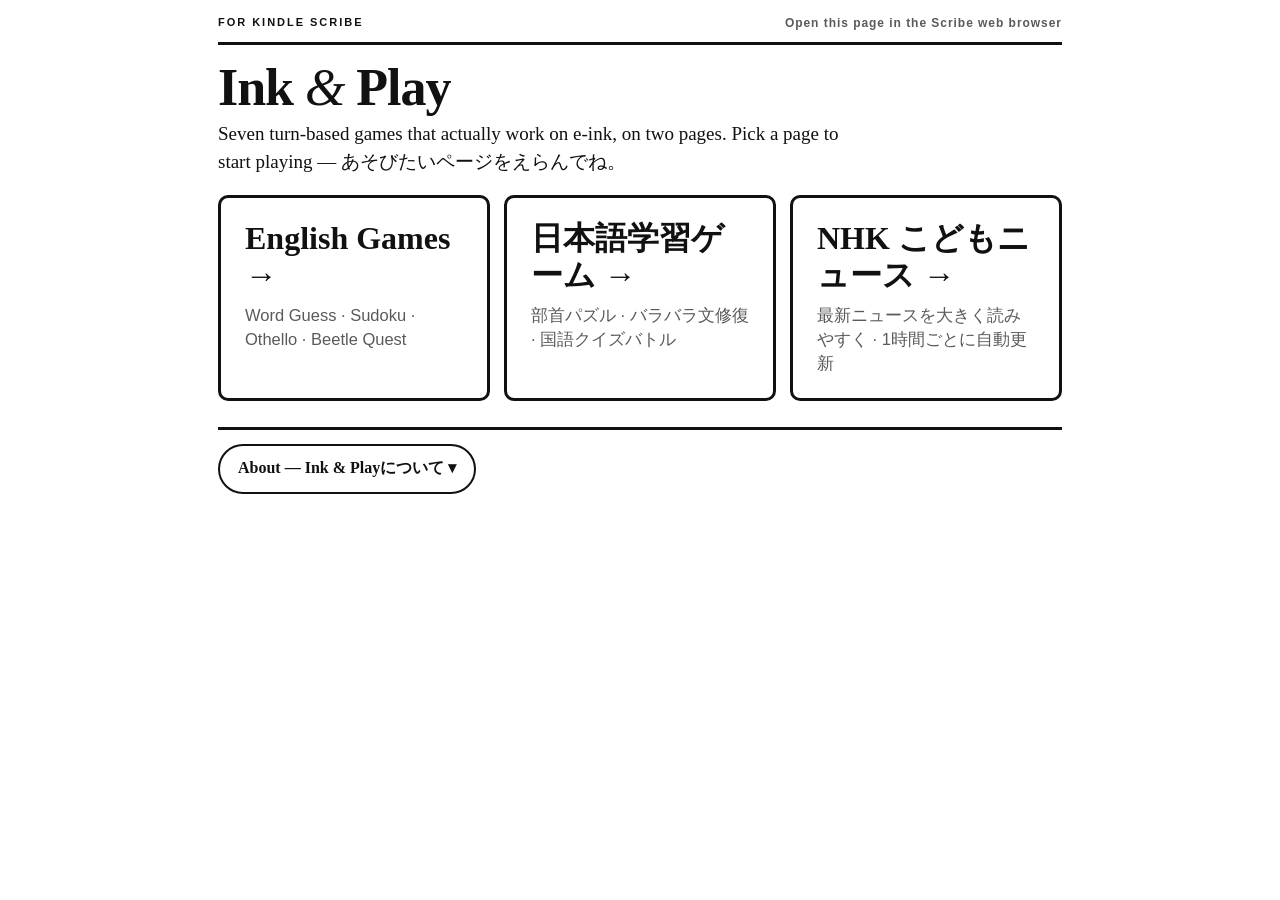
<file: index.html>
<!doctype html>
<html lang="en">
<head>
<meta charset="utf-8" />
<meta name="viewport" content="width=device-width, initial-scale=1, viewport-fit=cover" />
<meta name="color-scheme" content="light dark" />
<link rel="icon" href="data:," />
<title>Ink &amp; Play</title>
<link rel="stylesheet" href="assets/styles.css" />
<link rel="preconnect" href="https://fonts.googleapis.com" />
<link rel="preconnect" href="https://fonts.gstatic.com" crossorigin />
<link href="https://fonts.googleapis.com/css2?family=Klee+One:wght@400;600&display=swap" rel="stylesheet" />
</head>
<body>
<div class="wrap">

  <div class="kicker"><span>For Kindle Scribe</span><span>Open this page in the Scribe web browser</span></div>
  <h1>Ink <em>&amp;</em> Play</h1>
  <p class="lede">Seven turn-based games that actually work on e-ink, on two pages. Pick a page to start playing — あそびたいページをえらんでね。</p>

  <div class="hub-cards">
    <a class="hub-card" href="english.html"><strong>English Games →</strong><span>Word Guess · Sudoku · Othello · Beetle Quest</span></a>
    <a class="hub-card" href="japanese.html"><strong>日本語学習ゲーム →</strong><span>部首パズル · バラバラ文修復 · 国語クイズバトル</span></a>
    <a class="hub-card" href="nhk.html"><strong>NHK こどもニュース →</strong><span>最新ニュースを大きく読みやすく · 1時間ごとに自動更新</span></a>
  </div>

  <div class="about-toggle-row">
    <button class="about-toggle" id="about-toggle" aria-expanded="false" aria-controls="about-more" onclick="toggleAbout()">About — Ink &amp; Playについて ▾</button>
  </div>
  <div id="about-more" class="hidden">
  <div class="about" aria-label="About Ink &amp; Play">
  <div class="kicker"><span>For Kindle Scribe</span><span>Open this page in the Scribe web browser</span></div>
  <h1>Ink <em>&amp;</em> Play</h1>
  <p class="lede">A sample puzzle book that actually works on e-ink. <b>No timers. No colour tricks.</b> Just seven turn-based games on two pages — English Games and 日本語学習ゲーム — with big tap targets, solid black-and-white contrast, and almost no screen redraws — so the Scribe stays crisp and ghost-free.</p>

  <div class="specs" aria-label="Designed for e-ink">
    <div class="spec"><strong>✓ E-ink first</strong><p>Bold outlines and high contrast that stay clear on e-ink. Correct answers are told apart by fill and pattern, not by colour alone.</p></div>
    <div class="spec"><strong>✓ Stylus friendly</strong><p>Every button is at least 50px tall. Works with a finger tap or the Premium Pen.</p></div>
    <div class="spec"><strong>✓ No flicker</strong><p>No auto-refresh or video. The page only changes when you tap — plus one gentle bounce &amp; wiggle celebration if you win Beetle Quest.</p></div>
  </div>
  </div>

  <p class="plays-strip" aria-label="Plays so far">Plays so far — Word Guess: <span id="plays-word">–</span> · Sudoku: <span id="plays-sudoku">–</span> · Othello: <span id="plays-othello">–</span> · Beetle Quest: <span id="plays-adventure">–</span> · 部首パズル: <span id="plays-kanji">–</span> · バラバラ文修復: <span id="plays-sentence">–</span> · 国語クイズバトル: <span id="plays-quiz">–</span></p>

  <footer><span>Ink &amp; Play — Sample for Kindle Scribe</span><span>Black &amp; white · No timers · Tap to play</span></footer>
  </div>
</div>

<script src="assets/games.js"></script>
</body>
</html>
</file>
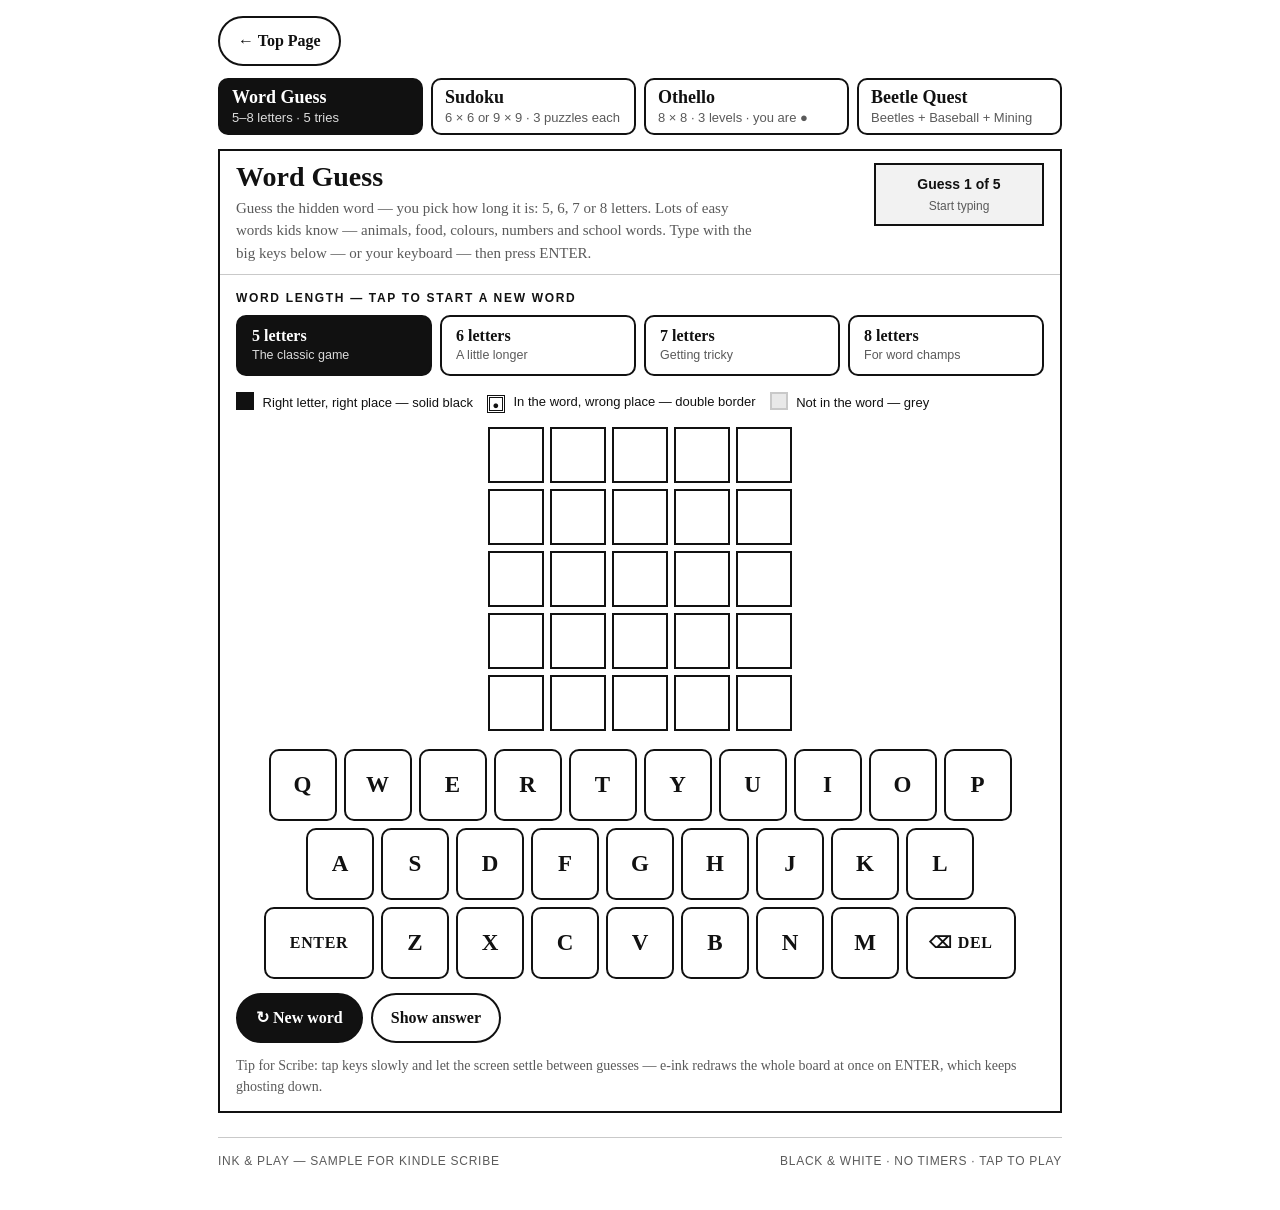
<file: english.html>
<!doctype html>
<html lang="en">
<head>
<meta charset="utf-8" />
<meta name="viewport" content="width=device-width, initial-scale=1, viewport-fit=cover" />
<meta name="color-scheme" content="light dark" />
<link rel="icon" href="data:," />
<title>English Games — Ink &amp; Play</title>
<link rel="stylesheet" href="assets/styles.css" />
</head>
<body>
<div class="wrap">

  <div class="back-row"><a class="back-link" href="index.html">← Top Page</a></div>

  <div class="switcher">
    <div class="tabs tabs-4" role="tablist" aria-label="Games">
      <button class="tab" role="tab" id="tab-word" aria-selected="true" aria-controls="panel-word" onclick="showGame('word')"><strong>Word Guess</strong><span>5–8 letters · 5 tries</span></button>
      <button class="tab" role="tab" id="tab-sudoku" aria-selected="false" aria-controls="panel-sudoku" onclick="showGame('sudoku')"><strong>Sudoku</strong><span>6 × 6 or 9 × 9 · 3 puzzles each</span></button>
      <button class="tab" role="tab" id="tab-othello" aria-selected="false" aria-controls="panel-othello" onclick="showGame('othello')"><strong>Othello</strong><span>8 × 8 · 3 levels · you are ●</span></button>
      <button class="tab" role="tab" id="tab-adventure" aria-selected="false" aria-controls="panel-adventure" onclick="showGame('adventure')"><strong>Beetle Quest</strong><span>Beetles + Baseball + Mining</span></button>
    </div>
  </div>

  <!-- WORD GUESS -->
  <section class="panel" id="panel-word" role="tabpanel" aria-labelledby="tab-word">
    <div class="panel-head">
      <div><h2>Word Guess</h2><p>Guess the hidden word — you pick how long it is: 5, 6, 7 or 8 letters. Lots of easy words kids know — animals, food, colours, numbers and school words. Type with the big keys below — or your keyboard — then press ENTER.</p></div>
      <div class="status" id="word-status">Guess 1 of 5<small>Start typing</small></div>
    </div>
    <div class="panel-body">
      <div class="switcher-label" style="margin-bottom:8px">Word length — tap to start a new word</div>
      <div class="level-row" role="group" aria-label="Word length" style="margin-bottom:16px">
        <button class="level-btn" id="wlen-5" aria-pressed="true" onclick="setWordLen(5)"><strong>5 letters</strong><span>The classic game</span></button>
        <button class="level-btn" id="wlen-6" aria-pressed="false" onclick="setWordLen(6)"><strong>6 letters</strong><span>A little longer</span></button>
        <button class="level-btn" id="wlen-7" aria-pressed="false" onclick="setWordLen(7)"><strong>7 letters</strong><span>Getting tricky</span></button>
        <button class="level-btn" id="wlen-8" aria-pressed="false" onclick="setWordLen(8)"><strong>8 letters</strong><span>For word champs</span></button>
      </div>
      <div class="legend">
        <span><i class="l-correct"></i> Right letter, right place — solid black</span>
        <span><i class="l-present">●</i> In the word, wrong place — double border</span>
        <span><i class="l-absent"></i> Not in the word — grey</span>
      </div>
      <div class="word-grid" id="word-grid" aria-label="Word grid"></div>
      <div class="keyboard" id="keyboard" aria-label="Keyboard"></div>
      <div class="actions">
        <button class="btn primary" onclick="newWordGame()">↻ New word</button>
        <button class="btn" onclick="giveUpWord()">Show answer</button>
      </div>
      <p style="font-size:14px;color:var(--muted);margin:12px 0 0">Tip for Scribe: tap keys slowly and let the screen settle between guesses — e-ink redraws the whole board at once on ENTER, which keeps ghosting down.</p>
    </div>
  </section>

  <!-- SUDOKU -->
  <section class="panel hidden" id="panel-sudoku" role="tabpanel" aria-labelledby="tab-sudoku">
    <div class="panel-head">
      <div><h2>Sudoku</h2><p id="sudoku-desc">Fill every row, column and 2×3 box with 1–6. Tap a white cell, then tap a number. Dark cells are given and can’t be changed.</p></div>
      <div class="status" id="sudoku-status">Puzzle 1 of 3<small id="sudoku-sub">18 cells to fill</small></div>
    </div>
    <div class="panel-body">
      <div class="switcher-label" style="margin-bottom:8px">Board size — tap to switch</div>
      <div class="level-row" role="group" aria-label="Sudoku board size" style="margin-bottom:16px">
        <button class="level-btn" id="ssize-6" aria-pressed="true" onclick="setSudokuSize(6)"><strong>6 × 6</strong><span>Mini — numbers 1–6, 2×3 boxes</span></button>
        <button class="level-btn" id="ssize-9" aria-pressed="false" onclick="setSudokuSize(9)"><strong>9 × 9</strong><span>Classic — numbers 1–9, 3×3 boxes</span></button>
      </div>
      <div class="sudoku-wrap">
        <div class="sudoku-board" id="sudoku-board" aria-label="Sudoku board"></div>
        <div>
          <div class="actions">
            <button class="btn primary" onclick="checkSudoku()">Check</button>
            <button class="btn" onclick="nextSudoku()">Next puzzle →</button>
            <button class="btn" onclick="clearSudoku()">Clear my numbers</button>
          </div>
          <p class="sudoku-tip">Perfect for the pen: tap with the pen tip to select, tap a number to write it in. Use ✕ to erase.</p>
        </div>
        <div class="sudoku-pad">
          <div class="switcher-label" style="margin-bottom:8px;text-align:center">Number pad</div>
          <div class="numpad" id="numpad"></div>
        </div>
      </div>
    </div>
  </section>

  <!-- OTHELLO -->
  <section class="panel hidden" id="panel-othello" role="tabpanel" aria-labelledby="tab-othello">
    <div class="panel-head">
      <div><h2>Othello</h2><p>You are <b>● Black</b>. Tap a dotted square to flip trapped discs. Most discs wins.</p></div>
      <div class="status" id="othello-status">Your turn<small>Tap a dotted square</small></div>
    </div>
    <div class="panel-body">
      <div class="switcher-label" style="margin-bottom:8px">Level — pick one, then start a new game</div>
      <div class="level-row" role="group" aria-label="Othello level">
        <button class="level-btn" id="level-1" aria-pressed="true" onclick="setOthelloLevel(1)"><strong>Level 1 · Easy</strong><span>Device plays casually — great to learn</span></button>
        <button class="level-btn" id="level-2" aria-pressed="false" onclick="setOthelloLevel(2)"><strong>Level 2 · Medium</strong><span>Device grabs flips &amp; corners</span></button>
        <button class="level-btn" id="level-3" aria-pressed="false" onclick="setOthelloLevel(3)"><strong>Level 3 · Hard</strong><span>Device plans ahead — watch the corners</span></button>
      </div>
      <div class="othello-legend" style="margin-top:14px">
        <span><span class="disc black"></span> You (Black)</span>
        <span><span class="disc white"></span> Device (White)</span>
        <span>· Dotted square = you can play there</span>
      </div>
      <div class="othello-score" aria-label="Othello score">
        <div class="os-item"><span>● You</span><b id="othello-you">2</b></div>
        <div class="os-item"><span>○ Device</span><b id="othello-cpu">2</b></div>
        <div class="os-item"><span>Empty</span><b id="othello-empty">60</b></div>
        <div class="os-item"><span>Level</span><b id="othello-level-label" style="font-size:15px">1 · Easy</b></div>
      </div>
      <div class="othello-wrap" style="margin-top:12px">
        <div class="othello-board" id="othello-board" aria-label="Othello board"></div>
        <div style="flex:1 1 200px;min-width:200px">
          <div class="actions" style="margin-top:0">
            <button class="btn primary" onclick="newOthello()">↻ New game</button>
          </div>
          <p style="font-size:14px;color:var(--muted);max-width:320px;margin:12px 0 0">Tip: corners can never be flipped, so they are the best squares on the board. Having lots of discs early does not always win — position matters more.</p>
        </div>
      </div>
    </div>
  </section>

  <!-- BEETLE QUEST ADVENTURE -->
  <section class="panel hidden" id="panel-adventure" role="tabpanel" aria-labelledby="tab-adventure">
    <div class="panel-head">
      <div id="adv-intro"><h2>Beetle Quest Adventure</h2><p>All three favourites in one quest: <b>catch a Japanese beetle</b>, <b>dig &amp; craft</b> like Minecraft, and <b>win a baseball challenge</b> — then battle for the Forest Trophy. What you mine makes you stronger in the games that follow. Or pick <b>Online Battle</b> below to battle a friend on another device.</p></div>
      <div class="status" id="adv-status">Beetle Quest<small>Pick a play mode to start</small></div>
    </div>
    <div class="panel-body">
      <div id="adv-home">
        <div id="adv-home-scene"></div>
        <div class="switcher-label" style="margin-bottom:8px">Play mode — choose how to play</div>
        <div class="level-row" role="group" aria-label="Beetle Quest mode" style="margin-bottom:16px">
          <button class="level-btn" id="adv-mode-solo" aria-pressed="false" onclick="advSetMode('solo')"><strong>Solo Quest</strong><span>1 player · the full adventure on this device</span></button>
          <button class="level-btn" id="adv-mode-online" aria-pressed="false" onclick="advSetMode('online')"><strong>Online Battle · 2 Players</strong><span>Two devices, over the internet, with a game code</span></button>
        </div>
        <p style="font-size:14px;color:var(--muted);margin:0">Solo Quest is the full adventure on this device. Online Battle pits your beetle against a friend's on another device, using a short game code.</p>
      </div>
      <div id="adv-play" class="hidden">
        <div id="adv-solo" class="hidden">
          <div class="adv-progress" id="adv-progress" aria-label="Quest progress"></div>
          <div id="adv-main"></div>
          <div class="actions adv-ctl-row">
            <button class="adv-back-btn" onclick="advShowHome()">← Back · Change play mode</button>
            <span class="adv-back-label" id="adv-play-label">Solo Quest</span>
            <button class="btn" onclick="resetAdventure()">↻ Start over</button>
          </div>
          <p style="font-size:14px;color:var(--muted);margin:12px 0 0">For 1 player — or pass the Scribe and take turns choosing. No timer: think as long as you like on every tap.</p>
        </div>
        <div id="adv-online" class="hidden"></div>
      </div>
    </div>
  </section>

  <footer><span>Ink &amp; Play — Sample for Kindle Scribe</span><span>Black &amp; white · No timers · Tap to play</span></footer>
</div>

<script src="assets/games.js"></script>
<script src="assets/beetle-quest.js"></script>
</body>
</html>
</file>
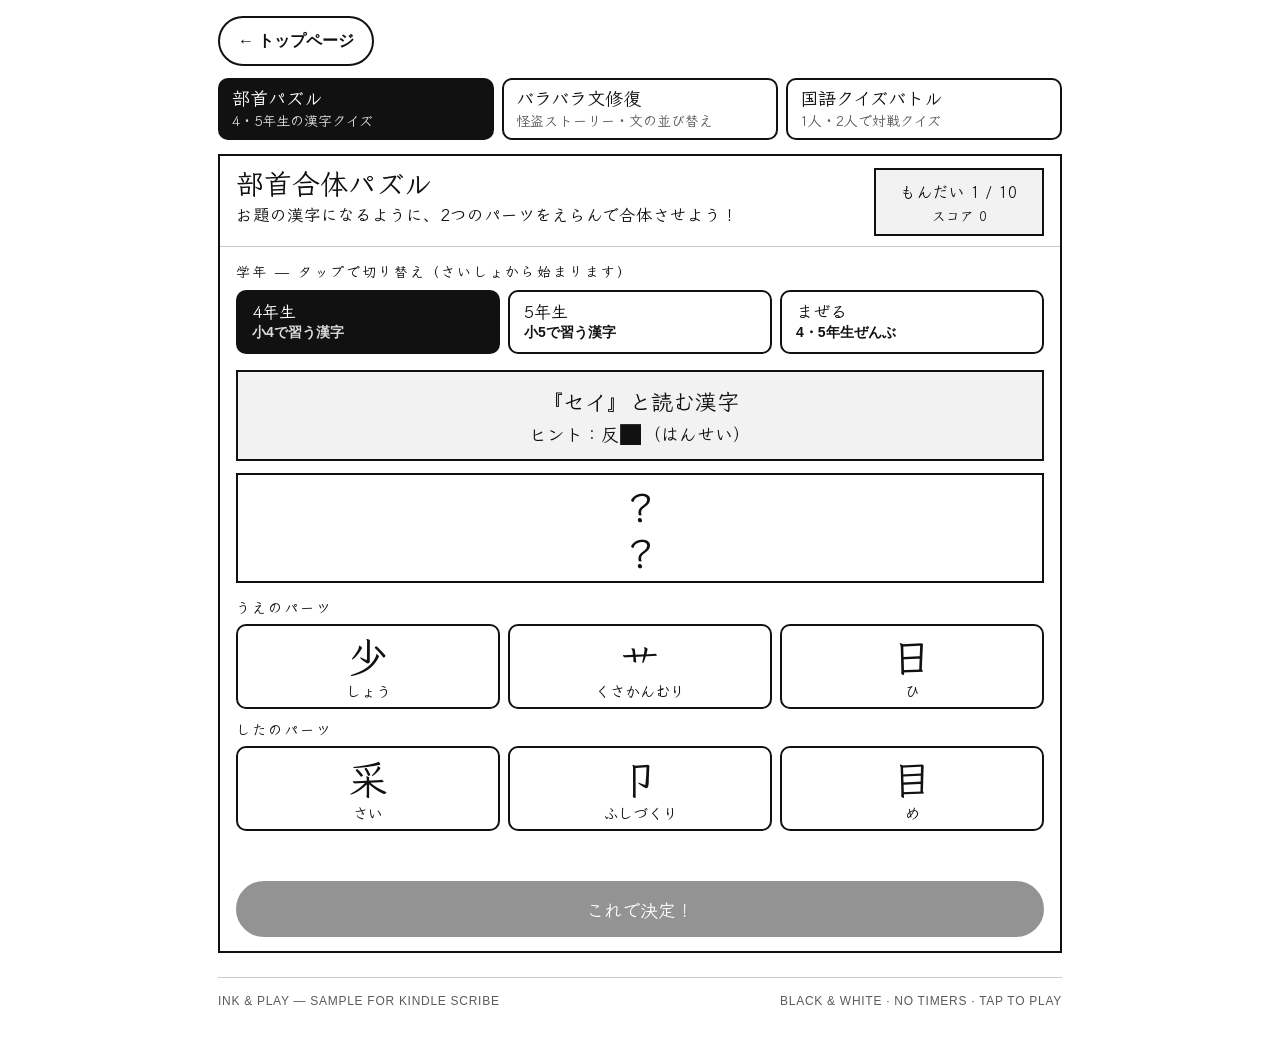
<file: japanese.html>
<!doctype html>
<html lang="ja">
<head>
<meta charset="utf-8" />
<meta name="viewport" content="width=device-width, initial-scale=1, viewport-fit=cover" />
<meta name="color-scheme" content="light dark" />
<link rel="icon" href="data:," />
<title>日本語学習ゲーム — Ink &amp; Play</title>
<link rel="stylesheet" href="assets/styles.css" />
<link rel="preconnect" href="https://fonts.googleapis.com" />
<link rel="preconnect" href="https://fonts.gstatic.com" crossorigin />
<link href="https://fonts.googleapis.com/css2?family=Klee+One:wght@400;600&display=swap" rel="stylesheet" />
</head>
<body>
<div class="wrap">

  <div class="back-row"><a class="back-link" href="index.html">← トップページ</a></div>

  <div class="switcher">
    <div class="tabs tabs-3" role="tablist" aria-label="ゲーム">
      <button class="tab" role="tab" id="tab-kanji" aria-selected="true" aria-controls="panel-kanji" onclick="showGame('kanji')"><strong>部首パズル</strong><span>4・5年生の漢字クイズ</span></button>
      <button class="tab" role="tab" id="tab-sentence" aria-selected="false" aria-controls="panel-sentence" onclick="showGame('sentence')"><strong>バラバラ文修復</strong><span>怪盗ストーリー・文の並び替え</span></button>
      <button class="tab" role="tab" id="tab-quiz" aria-selected="false" aria-controls="panel-quiz" onclick="showGame('quiz')"><strong>国語クイズバトル</strong><span>1人・2人で対戦クイズ</span></button>
    </div>
  </div>

  <!-- KANJI PUZZLE -->
  <section class="panel" id="panel-kanji" role="tabpanel" aria-labelledby="tab-kanji">
    <div class="panel-head">
      <div><h2>部首合体パズル</h2><p>お題の漢字になるように、2つのパーツをえらんで合体させよう！</p></div>
      <div class="status" id="kanji-status">もんだい 1 / 10<small>スコア 0</small></div>
    </div>
    <div class="panel-body">
      <div class="switcher-label" style="margin-bottom:8px">学年 — タップで切り替え（さいしょから始まります）</div>
      <div class="level-row" role="group" aria-label="学年" style="margin-bottom:16px">
        <button class="level-btn" id="kj-grade-4" aria-pressed="true" onclick="kjSetGrade(4)"><strong>4年生</strong><span>小4で習う漢字</span></button>
        <button class="level-btn" id="kj-grade-5" aria-pressed="false" onclick="kjSetGrade(5)"><strong>5年生</strong><span>小5で習う漢字</span></button>
        <button class="level-btn" id="kj-grade-mix" aria-pressed="false" onclick="kjSetGrade(0)"><strong>まぜる</strong><span>4・5年生ぜんぶ</span></button>
      </div>
      <div id="kj-main"></div>
    </div>
  </section>

  <!-- SENTENCE REPAIR -->
  <section class="panel hidden" id="panel-sentence" role="tabpanel" aria-labelledby="tab-sentence">
    <div class="panel-head">
      <div><h2>バラバラ文修復</h2><p>怪盗にバラバラにされてしまった文を直そう！カードを正しい順番にタップすると、文が組み上がるよ。全10ステージの物語を進めよう。</p></div>
      <div class="status" id="sentence-status">ステージ 1 / 10<small>スコア 0</small></div>
    </div>
    <div class="panel-body">
      <div id="sr-main"></div>
    </div>
  </section>

  <!-- KOKUGO QUIZ BATTLE -->
  <section class="panel hidden" id="panel-quiz" role="tabpanel" aria-labelledby="tab-quiz">
    <div class="panel-head">
      <div><h2>国語クイズバトル</h2><p>部首・読み方・ことわざなど、国語の3択クイズ！2人モードでは交代で答えて、外すと相手にお助けチャンス。最後は協力問題だよ。</p></div>
      <div class="status" id="quiz-status">スタート<small>モードと学年をえらんでね</small></div>
    </div>
    <div class="panel-body">
      <div id="qz-main"></div>
    </div>
  </section>

  <footer><span>Ink &amp; Play — Sample for Kindle Scribe</span><span>Black &amp; white · No timers · Tap to play</span></footer>
</div>

<script src="assets/games.js"></script>
<script src="assets/kanji-puzzle.js"></script>
<script src="assets/sentence-repair.js"></script>
<script src="assets/kokugo-quiz.js"></script>
</body>
</html>
</file>
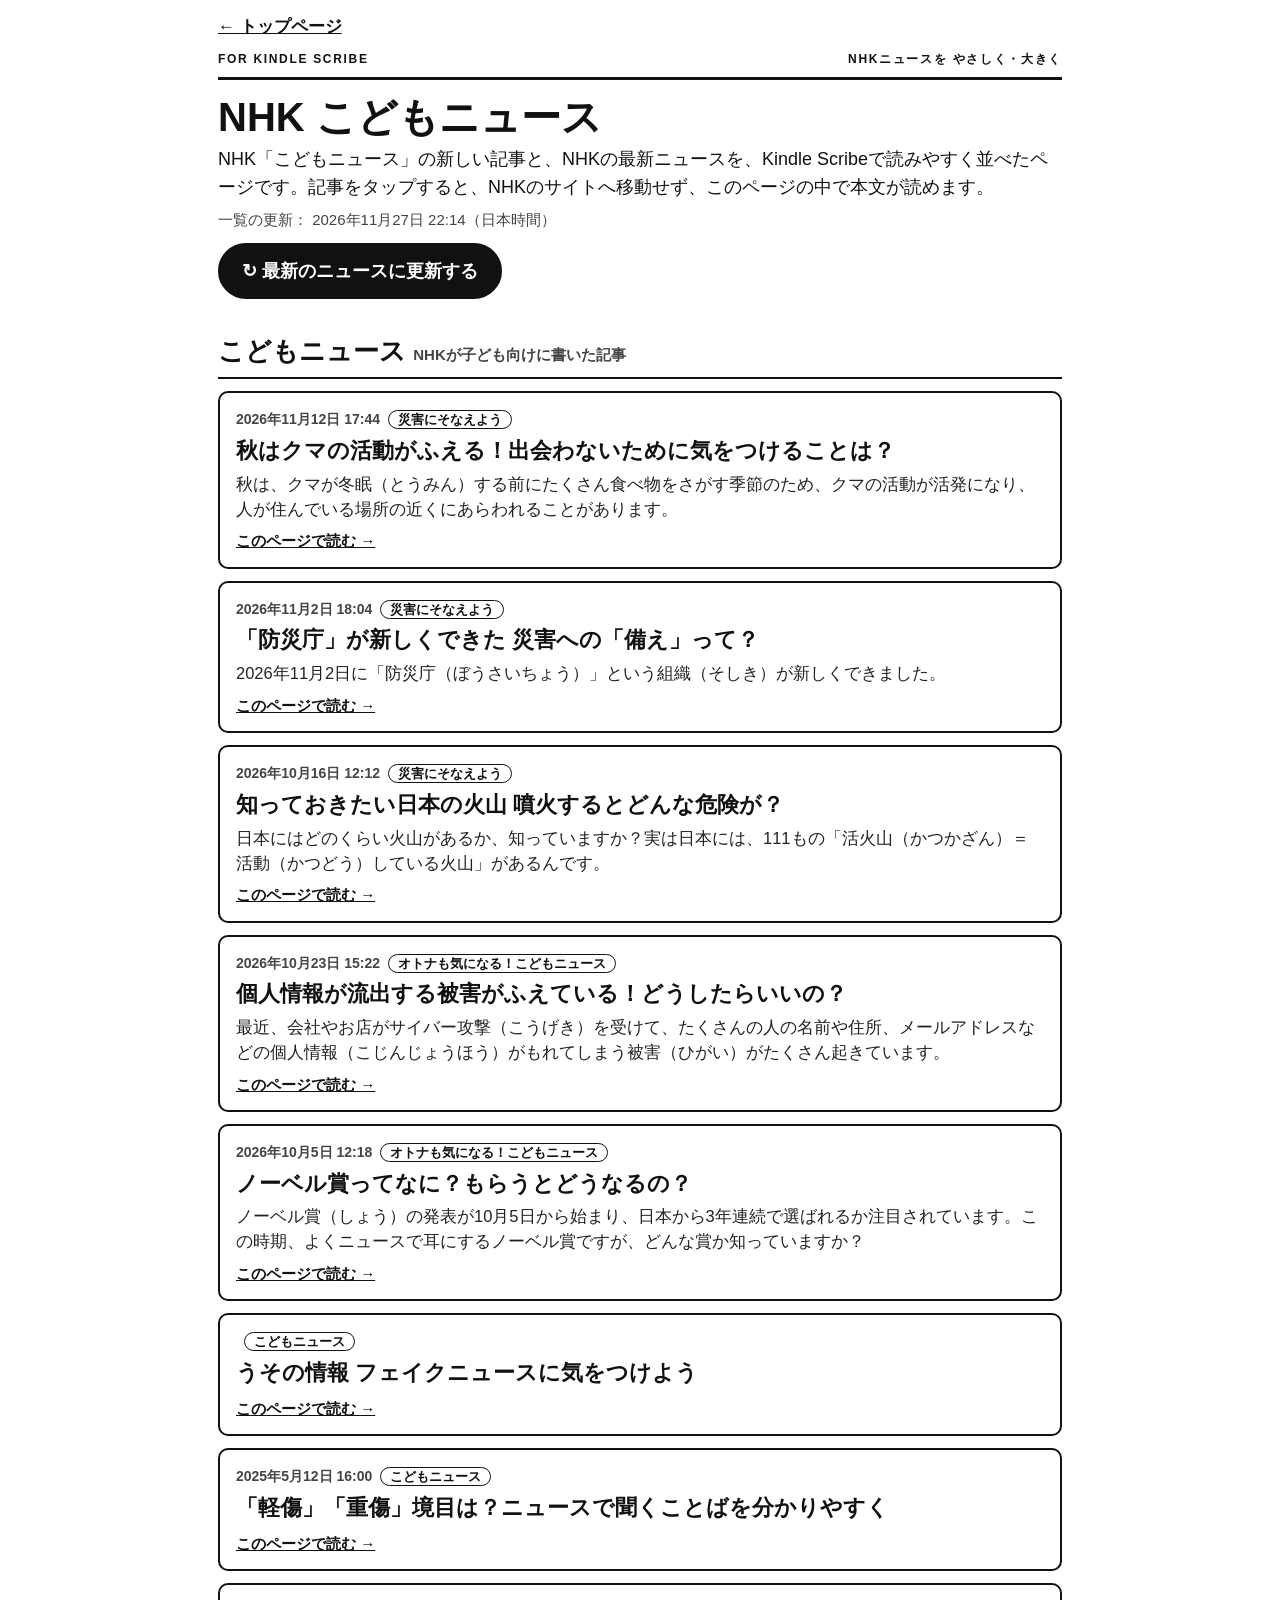
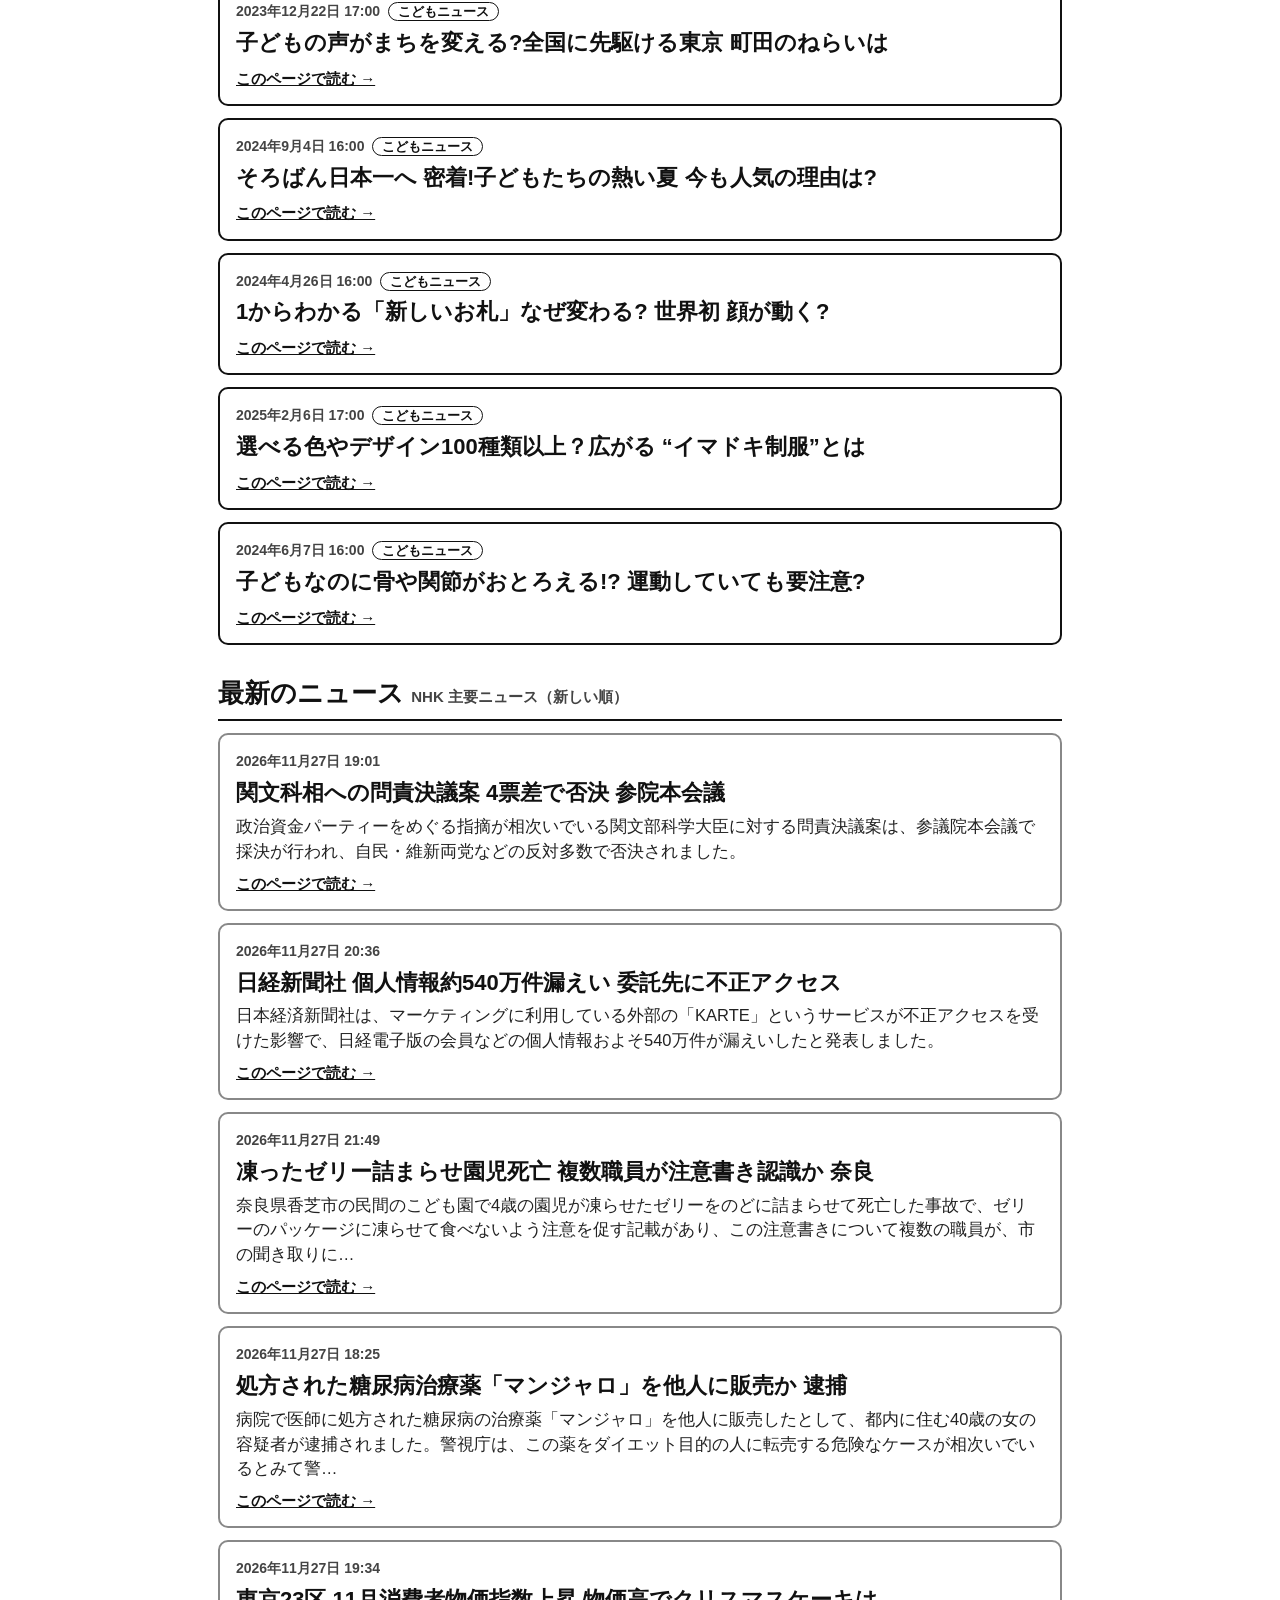
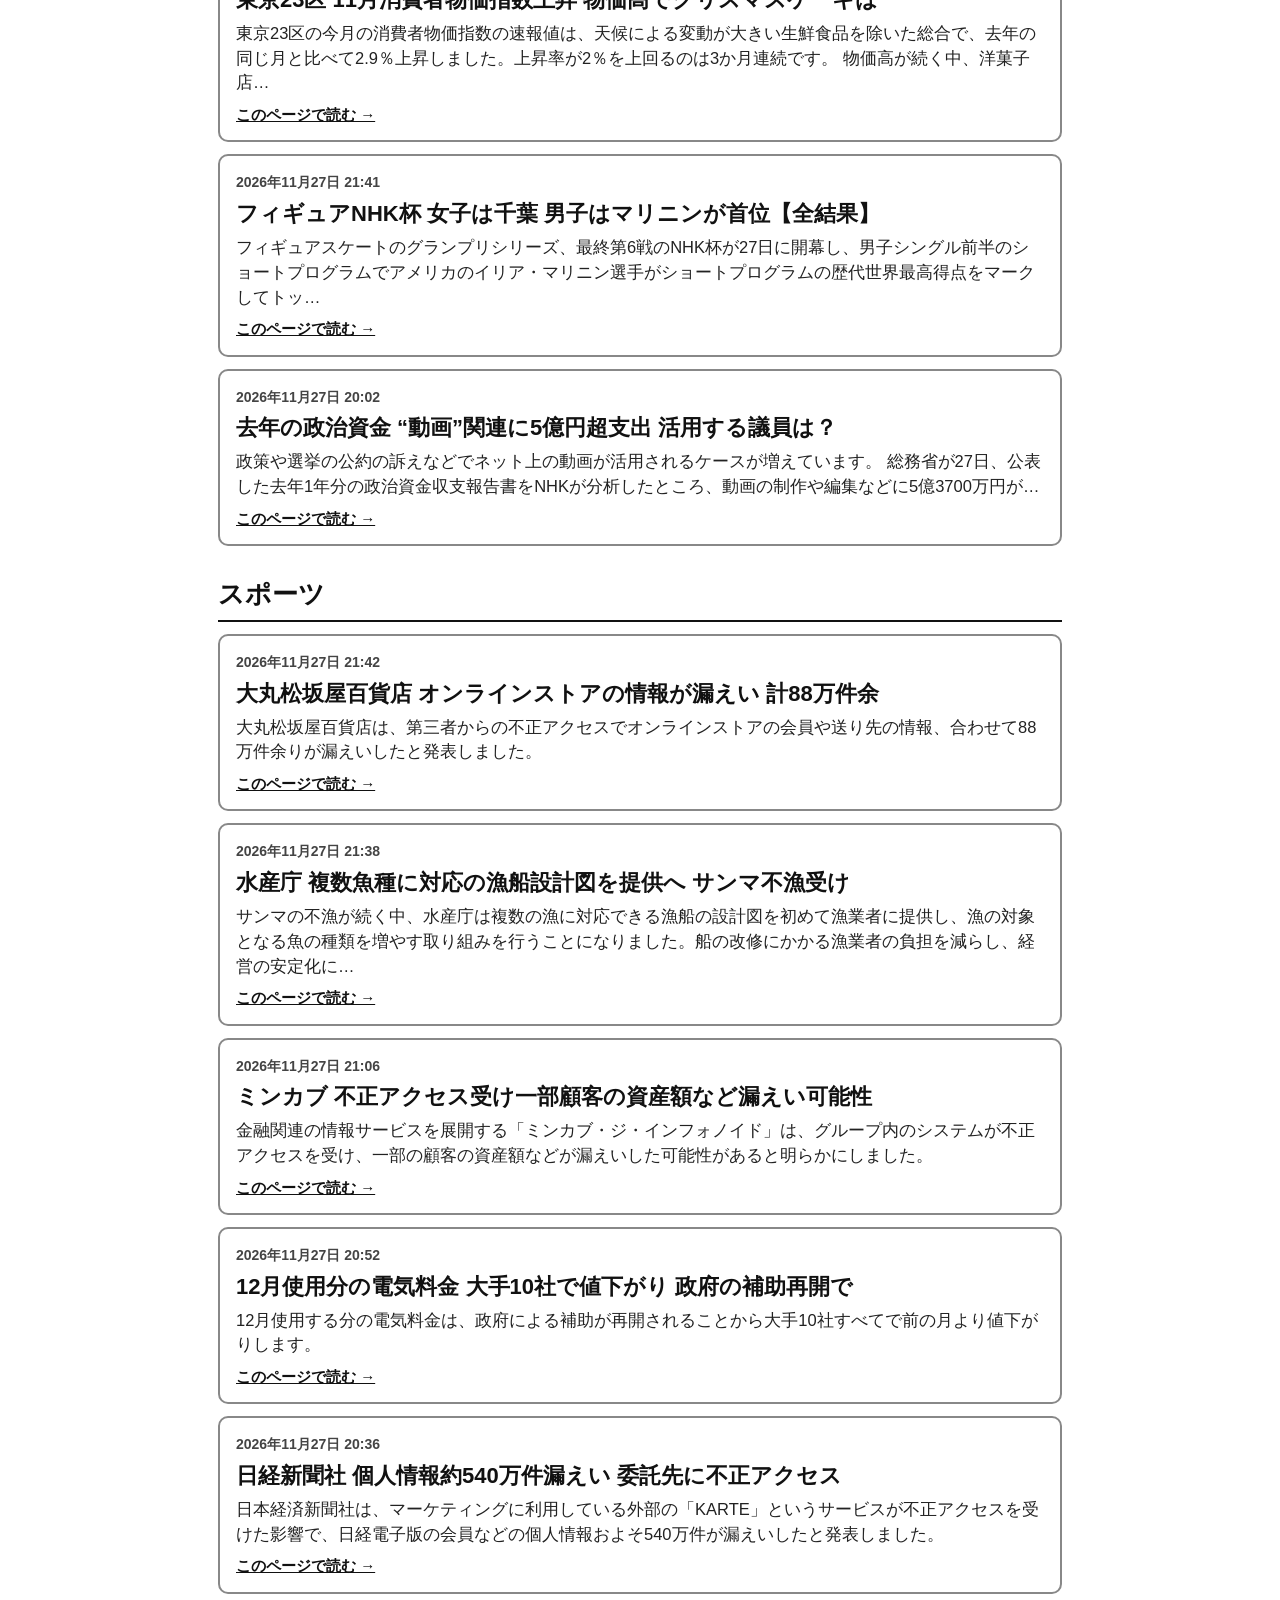
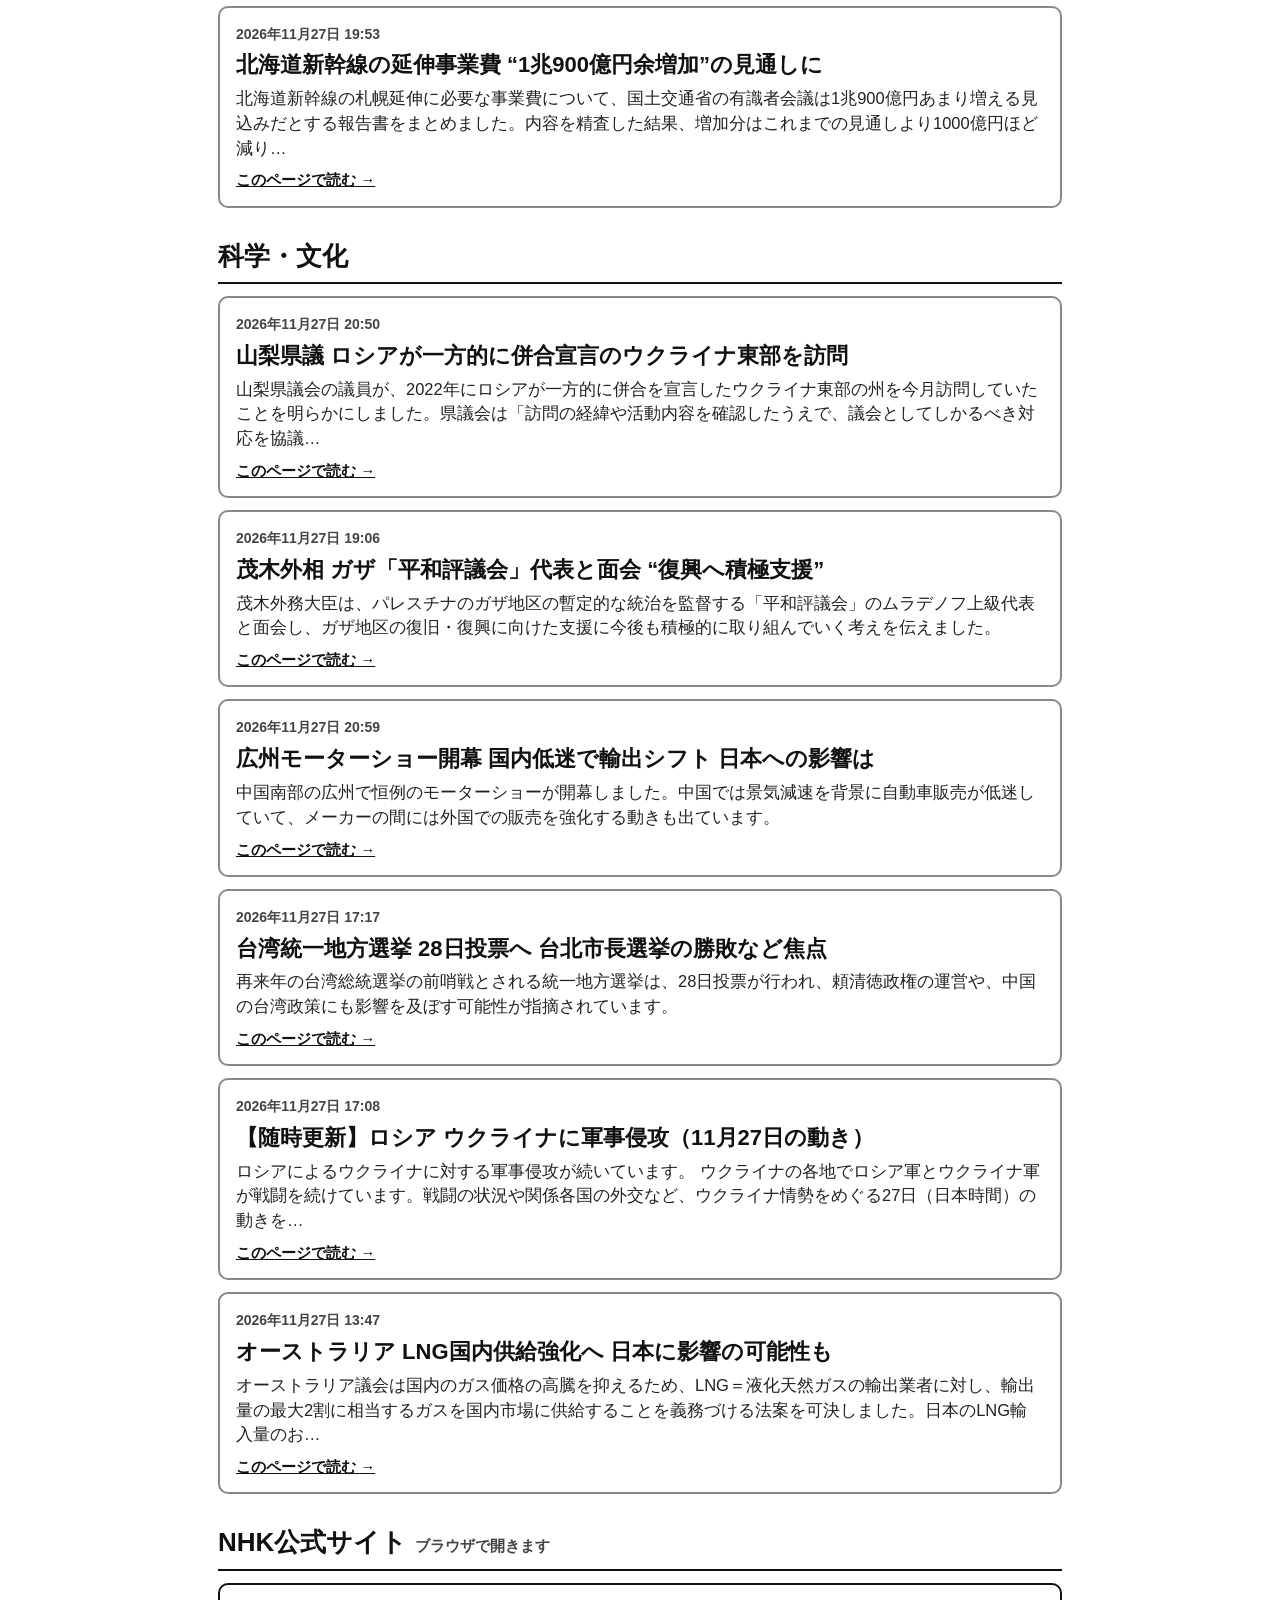
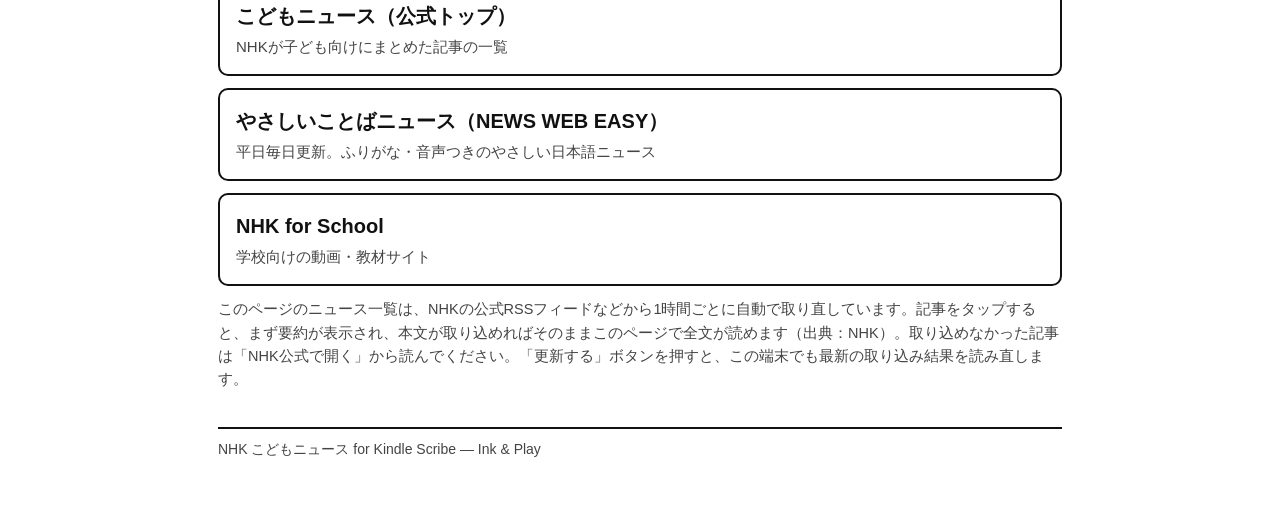
<file: nhk.html>
<!doctype html>
<html lang="ja">
<head>
<meta charset="utf-8" />
<meta name="viewport" content="width=device-width, initial-scale=1" />
<title>NHK こどもニュース | Kindle Scribe</title>
<link rel="icon" href="data:," />
<style>
  *{box-sizing:border-box}
  body{margin:0;background:#fff;color:#111;font-family:"Hiragino Sans","Hiragino Kaku Gothic ProN","Yu Gothic",sans-serif;line-height:1.55}
  .wrap{max-width:880px;margin:0 auto;padding:14px 18px 48px}
  .back{font-size:17px;font-weight:700;color:#111}
  .kicker{font-size:12px;letter-spacing:.14em;font-weight:700;border-bottom:3px solid #111;padding-bottom:8px;margin-top:10px;display:flex;justify-content:space-between;gap:10px;flex-wrap:wrap}
  h1{font-size:40px;line-height:1.15;margin:14px 0 6px;font-weight:800}
  .lede{font-size:18px;margin:0 0 6px}
  .updated{font-size:15px;color:#444;margin:4px 0 0}
  .refresh{min-height:56px;padding:0 22px;border:2px solid #111;background:#111;color:#fff;border-radius:999px;font-size:18px;font-weight:700;margin:12px 0 4px}
  .refresh:active{transform:translateY(1px)}
  h2{font-size:26px;margin:28px 0 4px;border-bottom:2px solid #111;padding-bottom:6px}
  h2 small{font-size:15px;color:#444;font-weight:600}
  .item{display:block;text-decoration:none;color:#111;border:2px solid #111;border-radius:10px;padding:14px 16px;margin:12px 0;background:#fff}
  .item:active{background:#eee}
  .item .date{font-size:14px;color:#444;font-weight:700}
  .item .sec{font-size:13px;font-weight:700;border:1.5px solid #111;border-radius:999px;padding:1px 9px;margin-left:8px;color:#111}
  .item .title{font-size:22px;font-weight:800;line-height:1.4;margin-top:4px}
  .item .desc{font-size:16.5px;color:#222;margin-top:5px;line-height:1.5}
  .item.plain{border-color:#888}
  .note{font-size:14.5px;color:#444;line-height:1.6;margin-top:10px}
  .links a{display:block;font-size:20px;font-weight:800;color:#111;border:2px solid #111;border-radius:10px;padding:16px;margin:12px 0;text-decoration:none}
  .links a span{display:block;font-size:15px;font-weight:400;color:#444;margin-top:3px}
  .err{border:2px solid #111;padding:14px 16px;font-size:17px;margin:12px 0}
  .item .read{font-size:15px;font-weight:800;margin-top:8px;text-decoration:underline}
  .backbtn{min-height:56px;padding:0 22px;border:2px solid #111;background:#fff;color:#111;border-radius:999px;font-size:18px;font-weight:700;margin:10px 0}
  .rdate{font-size:15px;color:#444;font-weight:700;margin-top:14px}
  .rtitle{font-size:30px;line-height:1.35;margin:8px 0 10px}
  .rstatus{font-size:15px;color:#444;border:1.5px solid #888;border-radius:8px;padding:8px 12px;margin:10px 0}
  .rbody p{font-size:21px;line-height:1.9;margin:0 0 20px}
  .official{display:block;font-size:19px;font-weight:800;color:#111;border:2px solid #111;border-radius:10px;padding:15px 16px;margin:16px 0;text-decoration:none;text-align:center}
  #reader{display:none}
  footer{margin-top:36px;border-top:2px solid #111;padding-top:10px;font-size:14px;color:#444}
</style>
</head>
<body>
<div class="wrap">
  <a class="back" href="index.html">← トップページ</a>
  <div class="kicker"><span>FOR KINDLE SCRIBE</span><span>NHKニュースを やさしく・大きく</span></div>
  <h1>NHK こどもニュース</h1>
  <p class="lede">NHK「こどもニュース」の新しい記事と、NHKの最新ニュースを、Kindle Scribeで読みやすく並べたページです。記事をタップすると、NHKのサイトへ移動せず、このページの中で本文が読めます。</p>
  <div id="list-wrap">
  <p class="updated" id="updated">読み込み中…</p>
  <button class="refresh" id="refresh-btn" type="button">↻ 最新のニュースに更新する</button>

  <div id="news-root">
    <p class="note">ニュースを読み込んでいます…</p>
  </div>

  <h2>NHK公式サイト <small>ブラウザで開きます</small></h2>
  <div class="links">
    <a href="https://news.web.nhk/newsweb/pl/news-nwa-topic-nationwide-E0000000520">こどもニュース（公式トップ）<span>NHKが子ども向けにまとめた記事の一覧</span></a>
    <a href="https://news.web.nhk/news/easy/">やさしいことばニュース（NEWS WEB EASY）<span>平日毎日更新。ふりがな・音声つきのやさしい日本語ニュース</span></a>
    <a href="https://www.nhk.or.jp/school/">NHK for School<span>学校向けの動画・教材サイト</span></a>
  </div>

  <p class="note">このページのニュース一覧は、NHKの公式RSSフィードなどから1時間ごとに自動で取り直しています。記事をタップすると、まず要約が表示され、本文が取り込めればそのままこのページで全文が読めます（出典：NHK）。取り込めなかった記事は「NHK公式で開く」から読んでください。「更新する」ボタンを押すと、この端末でも最新の取り込み結果を読み直します。</p>
  </div>
  <div id="reader"></div>
  <footer>NHK こどもニュース for Kindle Scribe — Ink &amp; Play</footer>
</div>
<script src="assets/nhk-news.js"></script>
</body>
</html>
</file>
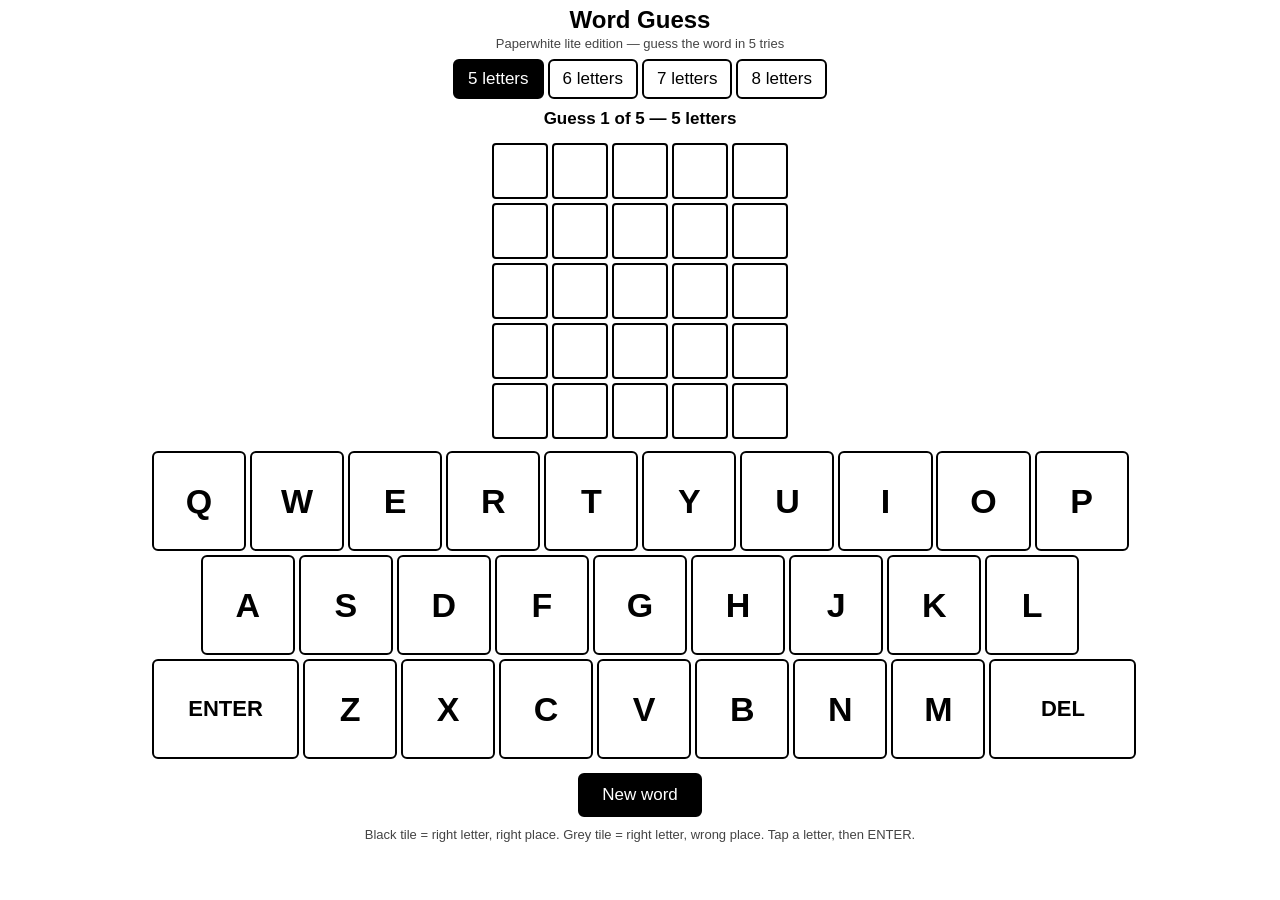
<file: wg.html>
<!DOCTYPE html>
<html>
<head>
<meta charset="utf-8">
<meta name="viewport" content="width=device-width, initial-scale=1, maximum-scale=1, user-scalable=no">
<title>Word Guess — Paperwhite Lite</title>
<style>
body{font-family:sans-serif;background:#fff;color:#000;margin:6px;text-align:center;-webkit-tap-highlight-color:transparent}
h1{font-size:24px;margin:4px 0 0}
.sub{font-size:13px;color:#444;margin:2px 0 8px}
.lenbtn{font-size:17px;padding:8px 13px;margin:0 2px;border:2px solid #000;background:#fff;color:#000;border-radius:6px}
.lenbtn.on{background:#000;color:#fff}
#status{font-size:17px;font-weight:bold;min-height:22px;margin:10px 2px}
#grid{margin:6px auto}
.row{white-space:nowrap}
.cell{display:inline-block;border:2px solid #000;background:#fff;color:#000;font-weight:bold;text-align:center;vertical-align:top;margin:2px;border-radius:4px}
#grid.g5 .cell{width:52px;height:52px;line-height:52px;font-size:30px}
#grid.g6 .cell{width:46px;height:46px;line-height:46px;font-size:27px}
#grid.g7 .cell{width:41px;height:41px;line-height:41px;font-size:24px}
#grid.g8 .cell{width:36px;height:36px;line-height:36px;font-size:21px}
.cell.hit{background:#000;color:#fff}
.cell.mid{background:#777;color:#fff;text-decoration:underline}
.cell.miss{background:#fff;color:#999;border-color:#999}
#kb{margin:10px auto 4px;max-width:980px}
.krow{white-space:nowrap;margin:4px 0}
.key{display:inline-block;width:9.2%;height:96px;line-height:96px;font-size:34px;font-weight:bold;border:2px solid #000;background:#fff;color:#000;border-radius:6px;margin:0 .2%;vertical-align:top}
.key.wide{width:14.6%;font-size:22px}
.key.hit{background:#000;color:#fff}
.key.mid{background:#777;color:#fff}
.key.miss{background:#eee;color:#999;border-color:#bbb}
#newword{font-size:17px;padding:10px 22px;margin-top:10px;border:2px solid #000;background:#000;color:#fff;border-radius:6px}
.how{font-size:13px;color:#444;margin:10px 4px}

.key,.lenbtn,#newword{-webkit-user-select:none;user-select:none;touch-action:manipulation}</style>
</head>
<body>
<h1>Word Guess</h1>
<p class="sub">Paperwhite lite edition — guess the word in 5 tries</p>
<div id="lenbar"></div>
<div id="status"></div>
<div id="grid"></div>
<div id="kb"></div>
<button id="newword" data-k="NEW">New word</button>
<p class="how">Black tile = right letter, right place. Grey tile = right letter, wrong place. Tap a letter, then ENTER.</p>
<script>
var WORDS = {"5":["APPLE","BRAVE","CRANE","DELTA","EAGLE","FLAME","GRAPE","HOUSE","IVORY","JUMBO","KNEEL","LEMON","MANGO","NOBLE","OCEAN","PIANO","QUEEN","RIVER","STONE","TIGER","UMBRA","VIVID","WALTZ","YOUTH","ZEBRA","ABOUT","BRICK","CLOUD","DANCE","EARTH","FROST","GIANT","HEART","INDEX","JOINT","KOALA","LIGHT","MOUSE","NIGHT","OPERA","PLANT","QUILT","ROBOT","SOLAR","TRAIN","URBAN","VOICE","WATER","YIELD","BREAD","CHAIR","DREAM","ELBOW","FABLE","GLOBE","PUPPY","KITTY","BUNNY","HORSE","SHEEP","SNAKE","WHALE","SHARK","PANDA","FROGS","CHICK","PIZZA","CANDY","HONEY","CAKES","PEACH","MELON","BERRY","PASTA","SALAD","SWEET","BOOKS","PAPER","CLOCK","PHONE","WATCH","SHOES","SHIRT","PANTS","DRESS","TABLE","BEACH","SUNNY","RAINY","SNOWY","WINDY","TREES","GRASS","MUSIC","SONGS","STORY","MOVIE","HAPPY","SMILE","LAUGH","FUNNY","YUMMY","GAMES","MOMMY","DADDY","HELLO","COLOR","GREEN","BLACK","WHITE","BROWN","THREE","SEVEN","EIGHT","FIRST","LEARN","TEACH","SLEEP","BRUSH","CLEAN","DIRTY","WRITE","COUNT","SWIMS","JUMPS","READS","TRUCK","PLANE","ABOVE","ACTOR","ADULT","AFTER","AGAIN","ALARM","ALBUM","ALERT","ALIEN","ALIVE","ALLEY","ALLOW","ALONE","ALONG","ALOUD","ANGEL","ANGER","ANGLE","ANGRY","ANKLE","APART","APRIL","ARENA","ARGUE","ARMOR","ARROW","ASIDE","AVOID","AWAKE","AWARD","AWARE","AWFUL","BACON","BADGE","BAGEL","BAKER","BANJO","BASIN","BATCH","BEADS","BEANS","BEARD","BEARS","BEAST","BEGIN","BEING","BELLS","BELLY","BELOW","BENCH","BIBLE","BIKES","BILLS","BINGO","BIRDS","BIRTH","BITES","BLADE","BLAME","BLANK","BLAST","BLAZE","BLEED","BLEND","BLESS","BLIND","BLINK","BLOCK","BLOOD","BLOOM","BLUES","BLUFF","BLUSH","BOARD","BOATS","BOLTS","BOMBS","BONDS","BONES","BONUS","BOOST","BOOTS","BORED","BOSSY","BRAIN","BRAND","BRASS","BRIBE","BRIDE","BRIEF","BRING","BROAD","BROKE","BROOK","BROOM","BUCKS","BUDDY","BUILT","BULLS","BUMPS","BUNCH","BURNT","BUSES","BUSHY","BUYER","CABIN","CABLE","CADET","CAGES","CAMEL","CAMPS","CANAL","CANOE","CARDS","CARGO","CARRY","CARVE","CASES","CASTS","CATCH","CHARM","CHASE","CHECK","CHEEK","CHEER","CHESS","CHEST","CHILD"],"6":["ANIMAL","BANANA","ORANGE","PURPLE","SCHOOL","ROCKET","CASTLE","DRAGON","TURTLE","RABBIT","MONKEY","PIRATE","PLANET","GARDEN","WINTER","SUMMER","AUTUMN","SPRING","FRIEND","FAMILY","FATHER","MOTHER","BUTTER","CHEESE","COOKIE","PENCIL","WINDOW","BRIDGE","ISLAND","KITTEN","HAMMER","LADDER","MIRROR","CANDLE","BOTTLE","YELLOW","SILVER","GOLDEN","SOCCER","TENNIS","GUITAR","CAMERA","LETTER","NUMBER","PICNIC","NATURE","ACTION","ARTIST","AUTHOR","BAKERY","BASKET","BATTLE","BEAUTY","BECOME","BEFORE","BEHIND","BELONG","BINDER","BOTTOM","BOUNCE","BRANCH","BREEZE","BRIGHT","BROKEN","BRONZE","BUBBLE","BUCKET","BUDGET","BUNDLE","BURGER","BUTTON","CAMPUS","CANADA","CANCEL","CANVAS","CARBON","CAREER","CARPET","CARROT","CARTON","CASUAL","CATTLE","CAUGHT","CENTER","CHANCE","CHANGE","CHARGE","CHERRY","CHOICE","CHOOSE","CIRCLE","CIRCUS"],"7":["RAINBOW","DOLPHIN","PENGUIN","GIRAFFE","OCTOPUS","CHICKEN","KITCHEN","BEDROOM","MORNING","EVENING","HOLIDAY","LIBRARY","TEACHER","STUDENT","WEATHER","THUNDER","SNOWMAN","POPCORN","PANCAKE","CUPCAKE","BALLOON","BICYCLE","UNICORN","AIRPORT","COMPASS","JOURNEY","MYSTERY","CAPTAIN","DESSERT","VOLCANO","PYRAMID","DIAMOND","EMERALD","HARVEST","LANTERN","FEATHER","BLANKET","TOASTER","FREEZER","COSTUME","MONSTER","VAMPIRE","WHISPER","BANANAS","BATTERY","BROTHER","BUFFALO","CABBAGE","CARTOON","CHIMNEY","COLLECT","COLLEGE","COMFORT","CRICKET","CULTURE","CURIOUS","CURTAIN","DANCING","DAYTIME","DESKTOP","DIAGRAM","DIARIES","DIGITAL","DINNERS","DISCUSS","DISEASE","DISLIKE","DISPLAY","DISTANT","DIVIDED","DOODLES","DOORMAT","DOUBLES","DRAWING","DRESSES","DRIVERS","DROPLET","DRUMMER","DUSTBIN","EARLIER","EASTERN","ECLIPSE","ECONOMY","EDITORS","EFFORTS","ELASTIC"],"8":["BASEBALL","FOOTBALL","AIRPLANE","ELEPHANT","COMPUTER","KEYBOARD","MOUNTAIN","DINOSAUR","SANDWICH","BIRTHDAY","SATURDAY","TOMORROW","QUESTION","LANGUAGE","KANGAROO","SNOWBALL","FIREWORK","STARFISH","SUNSHINE","TREASURE","NOTEBOOK","BACKPACK","HOSPITAL","SEASHORE","PRINCESS","BOOKWORM","UMBRELLA","SKELETON","RAINCOAT","LOLLIPOP","CUPBOARD","COLORFUL","HOMEWORK","MIDNIGHT","DAYLIGHT","SWIMMING","FOOTSTEP","ALPHABET","BATHROOM","BEDROOMS","BEHAVIOR","BLUEBIRD","BROCCOLI","BUILDING","CALENDAR","CAMPFIRE","CARNIVAL","CATCHERS","CHAMPION","CHERRIES","CONCERTS","COOKBOOK","DAUGHTER","DAYDREAM","DECEMBER","DISCOVER","DOLPHINS","DOORBELL","DREAMING","DUMBBELL","ELECTRIC","ELEVATOR","ENVELOPE","EVERYDAY","EVERYONE","EXERCISE","EXPLORER","FAMILIES","FAREWELL","FAVORITE","FEBRUARY","FESTIVAL","FIGHTING","FRIENDLY"]};
var L = 5, answer = "", row = 0, cur = "", over = false, kb = {};
function el(id){ return document.getElementById(id); }
function status(t){ el("status").innerHTML = t; }
function markLen(){
  var b = el("lenbar").getElementsByTagName("button"), i;
  for(i=0;i<b.length;i++){ b[i].className = "lenbtn" + (parseInt(b[i].getAttribute("data-l"),10)===L ? " on" : ""); }
}
function newGame(n){
  if(n){ L = n; }
  var list = WORDS[L];
  answer = list[Math.floor(Math.random()*list.length)];
  row = 0; cur = ""; over = false; kb = {};
  var g = el("grid"), html = "", r, c;
  g.className = "g" + L;
  for(r=0;r<5;r++){ html += '<div class="row">'; for(c=0;c<L;c++){ html += '<span class="cell" id="c'+r+'_'+c+'"></span>'; } html += '</div>'; }
  g.innerHTML = html;
  markLen(); refreshKb();
  status("Guess 1 of 5 \u2014 " + L + " letters");
}
function buildKb(){
  var rows = ["QWERTYUIOP","ASDFGHJKL","ZXCVBNM"], html = "", i, j, ch;
  for(i=0;i<rows.length;i++){
    html += '<div class="krow">';
    if(i===2){ html += '<span class="key wide" data-k="OK">ENTER</span>'; }
    for(j=0;j<rows[i].length;j++){ ch = rows[i].charAt(j); html += '<span class="key" data-k="'+ch+'" id="key-'+ch+'">'+ch+'</span>'; }
    if(i===2){ html += '<span class="key wide" data-k="DEL">DEL</span>'; }
    html += '</div>';
  }
  el("kb").innerHTML = html;
}
function refreshKb(){
  var A = "ABCDEFGHIJKLMNOPQRSTUVWXYZ", i, ch, node;
  for(i=0;i<26;i++){ ch = A.charAt(i); node = el("key-"+ch); if(node){ node.className = "key" + (kb[ch] ? " " + kb[ch] : ""); } }
}
function paintCell(i){ var cell = el("c"+row+"_"+i); if(cell){ cell.innerHTML = cur.charAt(i) || ""; } }
function press(k){
  if(over){ return; }
  if(k==="DEL"){ if(cur.length){ cur = cur.slice(0,-1); paintCell(cur.length); } return; }
  if(k==="OK"){ submit(); return; }
  if(cur.length < L){ cur += k; paintCell(cur.length-1); }
}
function submit(){
  var i, j, cell, res = [], a = answer.split(""), g = cur.split("");
  if(cur.length < L){ status("Too short \u2014 the word has " + L + " letters"); return; }
  for(i=0;i<L;i++){ if(g[i]===a[i]){ res[i]="hit"; a[i]=null; } }
  for(i=0;i<L;i++){
    if(res[i]){ continue; }
    j = a.indexOf(g[i]);
    if(j>=0){ res[i]="mid"; a[j]=null; } else { res[i]="miss"; }
  }
  for(i=0;i<L;i++){
    cell = el("c"+row+"_"+i); cell.className = "cell " + res[i];
    if(res[i]==="hit"){ kb[g[i]] = "hit"; }
    else if(res[i]==="mid"){ if(kb[g[i]]!=="hit"){ kb[g[i]] = "mid"; } }
    else { if(!kb[g[i]]){ kb[g[i]] = "miss"; } }
  }
  refreshKb();
  if(cur === answer){ over = true; status("You got it! The word was " + answer + " \u2014 tap New word to play again."); return; }
  row++;
  if(row >= 5){ over = true; status("Out of guesses \u2014 the word was " + answer + ". Tap New word to try again."); return; }
  cur = "";
  status("Guess " + (row+1) + " of 5");
}
var lastTouch = 0;
function findVal(t, node){
  while(t && t!==node){ if(t.getAttribute){ var v = t.getAttribute("data-k") || t.getAttribute("data-l"); if(v){ return v; } } t = t.parentNode; }
  if(t && t.getAttribute){ return t.getAttribute("data-k") || t.getAttribute("data-l"); }
  return null;
}
function bindTap(id, fn){
  var node = el(id);
  node.addEventListener("touchstart", function(e){
    var v = findVal(e.target, node);
    if(v){ lastTouch = new Date().getTime(); if(e.preventDefault){ e.preventDefault(); } fn(v); }
  }, false);
  node.addEventListener("click", function(e){
    if(new Date().getTime() - lastTouch < 800){ return; }
    var v = findVal(e.target, node);
    if(v){ fn(v); }
  }, false);
}
(function(){
  var html = "", n;
  for(n=5;n<=8;n++){ html += '<button type="button" class="lenbtn" data-l="'+n+'">'+n+' letters</button>'; }
  el("lenbar").innerHTML = html;
  buildKb();
  bindTap("kb", function(v){ press(v); });
  bindTap("lenbar", function(v){ newGame(parseInt(v,10)); });
  bindTap("newword", function(){ newGame(0); });
  newGame(5);
})();
</script>
</body>
</html>
</file>
<file: assets/styles.css>
:root{
    --bg:#ffffff; --ink:#111111; --muted:#5a5a5a; --line:#111111; --line-soft:#c9c9c9;
    --panel:#ffffff; --wash:#f2f2f2; --wash2:#e6e6e6; --fill:#111111; --fill-ink:#ffffff;
    --present-bg:#ffffff; --absent-bg:#e9e9e9; --absent-ink:#777777;
    --btn-bg:#ffffff; --btn-ink:#111111;
    --sg1:#ededed; --sg2:#d3d3d3; --sg3:#a9a9a9; --sg4:#6f6f6f; --sg5:#383838;
    --radius:10px;
  }
  @media (prefers-color-scheme: dark){
    :root{
      --bg:#101010; --ink:#f4f4f4; --muted:#b8b8b8; --line:#f4f4f4; --line-soft:#3a3a3a;
      --panel:#161616; --wash:#1e1e1e; --wash2:#2a2a2a; --fill:#f4f4f4; --fill-ink:#111111;
      --present-bg:#101010; --absent-bg:#262626; --absent-ink:#8a8a8a;
      --btn-bg:#161616; --btn-ink:#f4f4f4;
      --sg1:#262626; --sg2:#3b3b3b; --sg3:#5c5c5c; --sg4:#9a9a9a; --sg5:#d8d8d8;
    }
  }
  *{box-sizing:border-box}
  html{ -webkit-text-size-adjust:100%; }
  body{ margin:0; background:var(--bg); color:var(--ink); font-family: Georgia, "Times New Roman", Times, serif; line-height:1.5; }
  button{ font-family: inherit; cursor:pointer; -webkit-tap-highlight-color: transparent; }
  button:focus-visible, [tabindex]:focus-visible{ outline:3px solid var(--ink); outline-offset:2px; }
  .wrap{ max-width:880px; margin:0 auto; padding:14px 18px 40px; }

  /* header */
  .kicker{ font-family: ui-sans-system, -apple-system, Segoe UI, Roboto, Helvetica, Arial, sans-serif; font-size:11px; letter-spacing:.18em; text-transform:uppercase; font-weight:700; display:flex; justify-content:space-between; gap:12px; flex-wrap:wrap; border-bottom:3px solid var(--line); padding-bottom:10px; }
  .kicker span:last-child{ letter-spacing:.08em; font-weight:600; color:var(--muted); text-transform:none; font-size:12px; }
  h1{ font-size:52px; line-height:.95; letter-spacing:-.02em; margin:18px 0 8px; font-weight:800; }
  h1 em{ font-style:italic; font-weight:400; }
  .lede{ font-size:19px; line-height:1.45; margin:0; max-width:640px; }
  .lede b{ background:var(--ink); color:var(--bg); padding:1px 6px; }
  .specs{ display:flex; flex-wrap:wrap; gap:0; border:2px solid var(--line); margin:18px 0 0; }
  .spec{ flex:1 1 180px; padding:12px 14px; border-right:1px solid var(--line-soft); }
  .spec:last-child{ border-right:none; }
  .spec strong{ display:block; font-family: ui-sans-system, -apple-system, Segoe UI, Roboto, Arial, sans-serif; font-size:13px; letter-spacing:.06em; text-transform:uppercase; }
  .spec p{ margin:3px 0 0; font-size:14px; color:var(--muted); line-height:1.4; }

  /* game switcher */
  .switcher{ margin:6px 0 0; }
  .switcher-label{ font-family: ui-sans-system, -apple-system, Segoe UI, Roboto, Arial, sans-serif; font-size:12px; letter-spacing:.14em; text-transform:uppercase; font-weight:700; margin-bottom:8px; }
  .tabs{ display:grid; grid-template-columns:repeat(6,1fr); gap:8px; }
  .tab{ min-width:0; }
  .tab{ min-height:54px; background:var(--btn-bg); color:var(--btn-ink); border:2px solid var(--line); border-radius:var(--radius); padding:8px 12px; text-align:left; }
  .tab strong{ display:block; font-size:18px; line-height:1.1; }
  .tab span{ display:block; font-size:13px; color:var(--muted); margin-top:2px; font-family: ui-sans-system, -apple-system, Segoe UI, Roboto, Arial, sans-serif; }
  .tab[aria-selected="true"]{ background:var(--fill); color:var(--fill-ink); }
  .tab[aria-selected="true"] span{ color:var(--fill-ink); opacity:.85; }
  .plays-strip{ margin:22px 2px 0; font-size:14.5px; line-height:1.45; color:var(--muted); }
  .plays-strip span{ color:var(--ink); font-weight:700; }

  /* panels */
  .panel{ border:2px solid var(--line); margin-top:14px; background:var(--panel); }
  .panel-head{ display:flex; justify-content:space-between; align-items:flex-start; gap:16px; flex-wrap:wrap; padding:12px 16px 10px; border-bottom:1px solid var(--line-soft); }
  .panel-head h2{ margin:0; font-size:28px; line-height:1; }
  .panel-head p{ margin:6px 0 0; font-size:15px; color:var(--muted); max-width:520px; }
  .panel-body{ padding:14px 16px; }
  .status{ font-family: ui-sans-system, -apple-system, Segoe UI, Roboto, Arial, sans-serif; font-size:14px; font-weight:700; border:2px solid var(--line); padding:9px 12px; min-width:170px; text-align:center; background:var(--wash); }
  .status small{ display:block; font-weight:400; font-size:12px; color:var(--muted); margin-top:2px; }
  /* Beetle Quest status: chapter title and detail share one row, so the box stays short */
  #adv-status{ display:flex; align-items:baseline; justify-content:center; flex-wrap:wrap; gap:2px 10px; }
  #adv-status small{ display:inline; margin-top:0; }
  .actions{ display:flex; gap:8px; flex-wrap:wrap; margin-top:14px; }
  .btn{ min-height:50px; padding:0 18px; border:2px solid var(--line); background:var(--btn-bg); color:var(--btn-ink); border-radius:999px; font-size:16px; font-weight:700; }
  .btn.primary{ background:var(--fill); color:var(--fill-ink); }
  .btn:active{ transform:translateY(1px); }
  .hidden{ display:none !important; }

  /* WORD GUESS */
  .legend{ display:flex; gap:14px; flex-wrap:wrap; font-family: ui-sans-system, -apple-system, Segoe UI, Roboto, Arial, sans-serif; font-size:13px; margin-bottom:14px; }
  .legend i{ display:inline-block; width:18px; height:18px; border:2px solid var(--line); vertical-align:-3px; margin-right:5px; font-style:normal; text-align:center; line-height:14px; font-size:11px; }
  .legend .l-correct{ background:var(--fill); }
  .legend .l-present{ background:var(--present-bg); border-style:double; border-width:3px; }
  .legend .l-absent{ background:var(--absent-bg); border-color:var(--line-soft); }
  .word-grid{ display:block; text-align:center; }
  .word-row{ display:flex; justify-content:center; gap:6px; margin-bottom:6px; }
  .tile{ width:56px; height:56px; flex:0 0 auto; min-width:0; border:2px solid var(--line); display:flex; align-items:center; justify-content:center; font-size:30px; font-weight:800; text-transform:uppercase; background:var(--panel); position:relative; line-height:1; }
  .tile.filled{ border-width:2px; }
  .tile.correct{ background:var(--fill); color:var(--fill-ink); border-color:var(--fill); }
  .tile.present{ background:var(--present-bg); color:var(--ink); border:3px double var(--line); }
  .tile.present:after{ content:"●"; position:absolute; bottom:2px; right:4px; font-size:8px; }
  .tile.absent{ background:var(--absent-bg); color:var(--absent-ink); border-color:var(--line-soft); }
  .keyboard{ margin-top:18px; max-width:760px; margin-left:auto; margin-right:auto; }
  .kb-row{ display:flex; justify-content:center; gap:7px; margin-bottom:7px; }
  .key{ flex:1; max-width:68px; min-height:72px; border:2px solid var(--line); background:var(--btn-bg); color:var(--btn-ink); border-radius:10px; font-size:23px; font-weight:800; text-transform:uppercase; padding:0; }
  .key.wide{ flex:1.6; max-width:110px; font-size:16px; letter-spacing:.04em; }
  .key.correct{ background:var(--fill); color:var(--fill-ink); border-color:var(--fill); }
  .key.present{ background:var(--present-bg); border:3px double var(--line); }
  .key.absent{ background:var(--absent-bg); color:var(--absent-ink); border-color:var(--line-soft); }

  /* SUDOKU */
  .sudoku-wrap{ display:flex; flex-direction:column; gap:16px; align-items:center; }
  .sudoku-board{ border:3px solid var(--line); width:fit-content; background:var(--panel); }
  .sudoku-wrap .actions{ justify-content:center; margin-top:0; }
  .sudoku-tip{ font-size:14px; color:var(--muted); max-width:520px; margin:12px auto 0; text-align:center; }
  .sudoku-pad{ width:100%; border-top:2px solid var(--line); padding-top:14px; }
  .s-row{ display:flex; }
  .s-cell{ width:76px; height:76px; border-right:1px solid var(--line-soft); border-bottom:1px solid var(--line-soft); background:var(--panel); color:#444444; font-size:36px; font-weight:400; padding:0; line-height:1; }
  .s-cell:nth-child(3n){ border-right:2px solid var(--line); }
  .s-cell:nth-child(6n){ border-right:none; }
  .s-row:nth-child(2n) .s-cell{ border-bottom:2px solid var(--line); }
  .s-row:last-child .s-cell{ border-bottom:none; }
  .s-cell.given{ background:var(--wash); color:#000000; font-weight:800; }
  @media (prefers-color-scheme: dark){
    .s-cell{ color:#c9c9c9; }
    .s-cell.given{ color:#ffffff; }
  }
  .s-cell.selected{ outline:3px solid var(--ink); outline-offset:-3px; background:var(--wash2); }
  .s-cell.wrong{ text-decoration:line-through; }
  .numpad{ display:flex; gap:8px; flex-wrap:nowrap; justify-content:center; width:100%; max-width:560px; margin:0 auto; }
  .num{ flex:1 1 0; max-width:64px; min-width:0; height:64px; border:2px solid var(--line); background:var(--btn-bg); color:var(--btn-ink); font-size:26px; font-weight:800; border-radius:8px; padding:0; }
  .num.wide{ flex:1.6 1 0; max-width:120px; font-size:15px; }

  /* SUDOKU 9x9 — smaller cells so the board fits, thicker borders around each 3x3 box */
  .sudoku-board.s9 .s-cell{ width:56px; height:56px; font-size:26px; }
  .sudoku-board.s9 .s-cell:nth-child(6n){ border-right:2px solid var(--line); }
  .sudoku-board.s9 .s-cell:nth-child(9n){ border-right:none; }
  .sudoku-board.s9 .s-row:nth-child(2n) .s-cell{ border-bottom:1px solid var(--line-soft); }
  .sudoku-board.s9 .s-row:nth-child(3n) .s-cell{ border-bottom:2px solid var(--line); }
  .sudoku-board.s9 .s-row:last-child .s-cell{ border-bottom:none; }

  /* OTHELLO */
  .othello-wrap{ display:flex; gap:20px; flex-wrap:wrap; align-items:flex-start; justify-content:center; }
  .othello-board{ display:grid; grid-template-columns:repeat(8, 76px); grid-template-rows:repeat(8, 76px); border:3px solid var(--line); width:fit-content; background:var(--panel); }
  .o-cell{ border:1px solid var(--line-soft); background:var(--panel); padding:0; display:flex; align-items:center; justify-content:center; position:relative; min-width:0; min-height:0; }
  .o-cell.valid{ background:var(--wash); cursor:pointer; }
  .o-cell.valid:after{ content:""; width:14px; height:14px; border-radius:50%; border:2px solid var(--ink); opacity:.55; display:block; }
  .o-cell.last{ outline:3px solid var(--ink); outline-offset:-3px; }
  .disc{ width:56px; height:56px; border-radius:50%; display:block; flex:none; }
  .disc.black{ background:var(--fill); border:2px solid var(--fill); }
  .disc.white{ background:var(--panel); border:3px solid var(--line); }
  .level-row{ display:flex; gap:8px; flex-wrap:wrap; }
  .level-btn{ min-height:50px; padding:10px 14px; border:2px solid var(--line); background:var(--btn-bg); color:var(--btn-ink); border-radius:10px; text-align:left; flex:1 1 130px; }
  .level-btn strong{ display:block; font-size:16px; line-height:1.1; }
  .level-btn span{ display:block; font-size:12.5px; color:var(--muted); margin-top:2px; font-family: ui-sans-system, -apple-system, Segoe UI, Roboto, Arial, sans-serif; line-height:1.35; }
  .level-btn[aria-pressed="true"]{ background:var(--fill); color:var(--fill-ink); }
  .level-btn[aria-pressed="true"] span{ color:var(--fill-ink); opacity:.85; }
  .othello-legend{ display:flex; gap:16px; flex-wrap:wrap; font-family: ui-sans-system, -apple-system, Segoe UI, Roboto, Arial, sans-serif; font-size:13.5px; margin-bottom:14px; align-items:center; }
  .othello-legend .disc{ width:22px; height:22px; vertical-align:middle; display:inline-block; margin-right:5px; }
  .othello-score{ display:flex; flex-wrap:nowrap; align-items:stretch; border:2px solid var(--line); background:var(--wash); }
  .othello-score .os-item{ flex:1 1 0; display:flex; align-items:center; justify-content:center; gap:6px; padding:5px 8px; min-height:36px; font-family: ui-sans-system, -apple-system, Segoe UI, Roboto, Arial, sans-serif; font-size:14px; white-space:nowrap; border-right:1px solid var(--line-soft); }
  .othello-score .os-item:last-child{ border-right:none; }
  .othello-score .os-item b{ font-size:16px; line-height:1; }

  /* ADVENTURE */
  .adv-back-btn{ min-height:50px; padding:0 16px; border:2px solid var(--line); background:var(--btn-bg); color:var(--btn-ink); border-radius:999px; font-size:15px; font-weight:700; }
  .adv-back-label{ font-family: ui-sans-system, -apple-system, Segoe UI, Roboto, Arial, sans-serif; font-size:12px; letter-spacing:.14em; text-transform:uppercase; font-weight:700; color:var(--muted); align-self:center; }
  /* Grouped Beetle Quest controls row (Back · play-mode label · Start over / Leave):
     never wraps — the three items stay on one row at every width, shrinking instead */
  .adv-ctl-row{ flex-wrap:nowrap; align-items:center; }
  .adv-ctl-row > *{ min-width:0; }
  .adv-ctl-row .adv-back-btn, .adv-ctl-row .btn{ flex:0 1 auto; white-space:nowrap; overflow:hidden; text-overflow:ellipsis; }
  .adv-ctl-row .adv-back-label{ flex:0 1 auto; white-space:nowrap; overflow:hidden; text-overflow:ellipsis; }
  @media (max-width:560px){
    .adv-ctl-row{ gap:6px; }
    .adv-ctl-row .adv-back-btn{ min-height:50px; padding:0 10px; font-size:13px; }
    .adv-ctl-row .btn{ min-height:50px; padding:0 12px; font-size:14px; }
    .adv-ctl-row .adv-back-label{ font-size:10.5px; letter-spacing:.08em; }
  }
  @media (max-width:380px){
    .adv-ctl-row{ gap:5px; }
    .adv-ctl-row .adv-back-btn{ min-height:50px; padding:0 8px; font-size:12px; }
    .adv-ctl-row .btn{ min-height:50px; padding:0 10px; font-size:13px; }
    .adv-ctl-row .adv-back-label{ font-size:9.5px; letter-spacing:.05em; }
  }
  .adv-progress{ display:flex; gap:6px; flex-wrap:wrap; margin-bottom:14px; }
  .adv-step{ flex:1 1 110px; border:2px solid var(--line); padding:8px 10px; font-family: ui-sans-system, -apple-system, Segoe UI, Roboto, Arial, sans-serif; font-size:12px; letter-spacing:.05em; text-transform:uppercase; font-weight:700; text-align:center; background:var(--panel); }
  .adv-step.done{ background:var(--wash2); }
  .adv-step.now{ background:var(--fill); color:var(--fill-ink); }
  .adv-cards{ display:grid; grid-template-columns:repeat(5,1fr); gap:6px; }
  .adv-card{ border:2px solid var(--line); background:var(--panel); padding:7px 6px; text-align:left; min-height:0; min-width:0; }
  .adv-card strong{ display:block; font-size:14.5px; line-height:1.1; }
  .adv-card span{ display:block; font-size:11.5px; color:var(--muted); margin-top:4px; line-height:1.35; }
  .adv-card b{ display:inline-block; margin-top:6px; border:2px solid var(--line); padding:1px 6px; font-size:12px; }
  .adv-mine{ display:grid; grid-template-columns:repeat(3,1fr); gap:8px; max-width:520px; }
  .adv-block{ min-height:84px; border:2px solid var(--line); background:var(--wash); font-size:15px; font-weight:700; padding:10px; line-height:1.3; }
  .adv-block small{ display:block; font-weight:400; color:var(--muted); font-size:13px; margin-top:4px; }
  .adv-block.dug{ background:var(--panel); }
  .adv-block.locked{ background:var(--wash); opacity:.45; }
  .adv-block.rare{ background:var(--fill); color:var(--fill-ink); }
  .adv-block.rare small{ color:var(--fill-ink); opacity:.85; }
  .adv-hud{ display:flex; gap:8px; flex-wrap:wrap; margin:12px 0; }
  .adv-stat{ border:2px solid var(--line); padding:8px 12px; font-family: ui-sans-system, -apple-system, Segoe UI, Roboto, Arial, sans-serif; font-size:14px; }
  .adv-stat b{ font-size:18px; }
  /* Beetle Quest narration/status messages: terminal-style strip — dark
     background, light monospace text, full width of the panel. The colours
     stay #111 / #f5f5f5 in both colour schemes: it is a terminal screen. */
  .adv-log{ border:2px solid var(--line); background:#111111; color:#f5f5f5; padding:12px 14px; font-family:"Courier New", Courier, monospace; font-size:16px; font-weight:700; letter-spacing:.04em; line-height:1.55; margin:12px 0; }
  .adv-log p{ margin:0 0 6px; }
  .adv-log p:last-child{ margin-bottom:0; }
  .adv-log b{ color:#f5f5f5; }
  /* Blinking block cursor shown only while a message is typing; the script
     removes it the moment typing finishes, so nothing blinks on e-ink. */
  .adv-term-cursor{ display:inline-block; animation:adv-term-blink .8s step-end infinite; }
  @keyframes adv-term-blink{ 0%,100%{ opacity:1; } 50%{ opacity:0; } }
  @media (prefers-reduced-motion: reduce){ .adv-term-cursor{ animation:none; } }
  .adv-bar{ height:18px; border:2px solid var(--line); background:var(--panel); margin:6px 0 12px; }
  .adv-bar i{ display:block; height:100%; background:var(--fill); }
  .adv-moves{ display:grid; grid-template-columns:repeat(3,1fr); gap:8px; }
  .adv-move{ min-height:68px; border:2px solid var(--line); background:var(--btn-bg); color:var(--btn-ink); padding:10px; text-align:left; }
  .adv-move strong{ display:block; font-size:17px; }
  .adv-move span{ display:block; font-size:13px; color:var(--muted); margin-top:2px; line-height:1.35; }
  @media (max-width:560px){ .adv-moves{ grid-template-columns:1fr; } .adv-cards{ grid-template-columns:repeat(5,1fr); gap:4px; } .adv-card{ padding:5px 4px; } .adv-card strong{ font-size:11.5px; } .adv-card span{ font-size:10px; } .adv-card-art svg{ width:38px; height:38px; } .adv-card-art img{ width:38px; height:38px; } .adv-block{ min-height:72px; } }

  /* ADVENTURE ART — hand-drawn black & white SVG pictures */
  .adv-card-art{ display:flex; justify-content:center; padding:2px 0 4px; }
  .adv-move-art{ display:block; margin-bottom:6px; }
  .adv-block{ text-align:center; }
  .adv-block-art{ display:flex; justify-content:center; margin-bottom:6px; }
  .adv-block-name{ display:block; font-size:16px; }
  .adv-chip{ display:inline-flex; align-items:center; gap:7px; border:2px solid var(--line); padding:6px 10px; font-family: ui-sans-system, -apple-system, Segoe UI, Roboto, Arial, sans-serif; font-size:14px; background:var(--panel); }
  .adv-chip b{ font-size:16px; }
  .adv-chip svg{ flex:none; }
  .adv-beetle-img{ object-fit:contain; background:#fff; display:block; }
  .adv-versus{ display:grid; grid-template-columns:1fr auto 1fr; gap:10px; align-items:stretch; margin:12px 0; }
  .adv-fighter{ border:2px solid var(--line); background:var(--wash); padding:12px 10px 6px; text-align:center; }
  .adv-fighter-art{ display:flex; justify-content:center; }
  .adv-fighter-name{ font-size:18px; font-weight:800; margin-top:6px; line-height:1.2; }
  .adv-fighter-hp{ font-family: ui-sans-system, -apple-system, Segoe UI, Roboto, Arial, sans-serif; font-size:13.5px; margin-top:2px; }
  .adv-vs{ align-self:center; width:52px; height:52px; border:3px solid var(--line); border-radius:50%; display:flex; align-items:center; justify-content:center; font-weight:800; font-size:18px; background:var(--fill); color:var(--fill-ink); }
  .adv-trophy-art{ display:flex; justify-content:center; margin-bottom:6px; }
  @media (max-width:560px){ .adv-vs{ width:42px; height:42px; font-size:15px; } .adv-fighter-name{ font-size:16px; } }

  /* STAGE BACKGROUNDS — forest, mine, workshop, Koshien stadium, ring, champions */
  .adv-scene{ border:2px solid var(--line); background:var(--wash); margin:0 0 14px; overflow:hidden; line-height:0; }
  .adv-scene-img{ width:100%; height:74px; max-width:100%; display:block; margin:0 auto; object-fit:cover; }
  .adv-scene-label{ line-height:1.2; display:flex; justify-content:space-between; gap:10px; flex-wrap:wrap; padding:8px 10px; border-top:2px solid var(--line); background:var(--panel); font-family: ui-sans-system, -apple-system, Segoe UI, Roboto, Arial, sans-serif; }
  .adv-scene-label b{ font-size:13px; letter-spacing:.08em; text-transform:uppercase; }
  .adv-scene-label span{ font-size:13px; color:var(--muted); }

  /* END-OF-GAME CELEBRATION — simple, e-ink friendly animation */
  @keyframes adv-bounce{ 0%,100%{ transform:translateY(0); } 50%{ transform:translateY(-9px); } }
  @keyframes adv-wiggle{ 0%,100%{ transform:rotate(-4deg); } 50%{ transform:rotate(4deg); } }
  @keyframes adv-pop{ 0%,100%{ opacity:.25; transform:scale(.75); } 50%{ opacity:1; transform:scale(1.18); } }
  @keyframes adv-fall{ 0%{ transform:translateY(-4px) rotate(0deg); opacity:1; } 100%{ transform:translateY(14px) rotate(28deg); opacity:.55; } }
  .adv-celebrate{ position:relative; padding:14px 0 6px; overflow:hidden; }
  .adv-celebrate .adv-trophy-art{ animation:adv-bounce 1.1s ease-in-out infinite; }
  .adv-celebrate-beetle{ display:flex; justify-content:center; animation:adv-wiggle 1.4s ease-in-out infinite; transform-origin:50% 85%; }
  .adv-celebrate-stars{ display:flex; justify-content:center; gap:18px; font-size:22px; line-height:1; margin:2px 0 6px; }
  .adv-celebrate-stars i{ font-style:normal; display:inline-block; animation:adv-pop 1s ease-in-out infinite; }
  .adv-celebrate-stars i:nth-child(2){ animation-delay:.18s; } .adv-celebrate-stars i:nth-child(3){ animation-delay:.36s; } .adv-celebrate-stars i:nth-child(4){ animation-delay:.12s; } .adv-celebrate-stars i:nth-child(5){ animation-delay:.28s; }
  .adv-confetti{ display:flex; justify-content:center; gap:14px; margin-bottom:4px; }
  .adv-confetti i{ width:10px; height:14px; display:block; border:2px solid var(--line); background:var(--panel); animation:adv-fall 1.3s ease-in-out infinite alternate; }
  .adv-confetti i:nth-child(2n){ background:var(--fill); animation-delay:.2s; } .adv-confetti i:nth-child(3n){ background:var(--wash2); animation-delay:.4s; border-radius:50%; width:10px; height:10px; }
  @media (prefers-reduced-motion: reduce){ .adv-celebrate .adv-trophy-art, .adv-celebrate-beetle, .adv-celebrate-stars i, .adv-confetti i{ animation:none !important; } }

  /* ONLINE BATTLE */
  .net-cards{ display:grid; grid-template-columns:1fr 1fr; gap:10px; }
  @media (max-width:560px){ .net-cards{ grid-template-columns:1fr; } }
  .net-code{ font-family: ui-sans-system, -apple-system, Segoe UI, Roboto, Arial, sans-serif; font-size:44px; font-weight:800; letter-spacing:.28em; text-indent:.28em; text-align:center; border:3px solid var(--line); background:var(--wash); padding:16px 10px; margin:12px 0; }
  .net-input{ display:block; width:100%; margin-top:10px; min-height:56px; border:2px solid var(--line); background:var(--panel); color:var(--ink); font-family: ui-sans-system, -apple-system, Segoe UI, Roboto, Arial, sans-serif; font-size:24px; font-weight:800; letter-spacing:.25em; text-transform:uppercase; text-align:center; border-radius:8px; padding:6px; }
  .net-input:focus-visible{ outline:3px solid var(--ink); outline-offset:2px; }

  /* how to */
  .how{ margin-top:22px; border-top:3px solid var(--line); padding-top:18px; display:grid; grid-template-columns:1fr 1fr; gap:18px; }
  .how h3{ margin:0 0 6px; font-size:20px; }
  .how p, .how li{ font-size:15px; color:var(--muted); }
  .how ol, .how ul{ margin:6px 0 0; padding-left:20px; }
  .how li{ margin-bottom:5px; color:var(--ink); }
  .how li span{ color:var(--muted); }
  footer{ margin-top:24px; padding-top:14px; border-top:1px solid var(--line-soft); display:flex; justify-content:space-between; gap:12px; flex-wrap:wrap; font-family: ui-sans-system, -apple-system, Segoe UI, Roboto, Arial, sans-serif; font-size:12px; letter-spacing:.06em; text-transform:uppercase; color:var(--muted); }


  /* KANJI PUZZLE — 部首合体パズル */
  .kj-topic{ border:2px solid var(--line); background:var(--wash); padding:12px 14px; text-align:center; margin-bottom:12px; }
  .kj-topic-main{ font-size:22px; font-weight:800; }
  .kj-topic-hint{ display:block; font-size:17.5px; font-weight:600; color:var(--ink); margin-top:4px; }
  .kj-preview{ border:2px solid var(--line); background:var(--panel); min-height:90px; display:flex; align-items:center; justify-content:center; gap:10px; padding:8px; margin-bottom:14px; }
  .kj-preview.kj-tb{ flex-direction:column; gap:2px; }
  .kj-slot{ font-size:54px; font-weight:800; line-height:1.1; min-width:60px; text-align:center; }
  .kj-preview.kj-tb .kj-slot{ font-size:40px; min-width:0; }
  .kj-plus{ font-size:26px; color:var(--muted); }
  .kj-done{ font-size:72px; font-weight:800; line-height:1.1; }
  .kj-rowlabel{ font-family: ui-sans-system, -apple-system, Segoe UI, Roboto, Arial, sans-serif; font-size:14px; letter-spacing:.14em; font-weight:700; margin:10px 0 6px; }
  .kj-tiles{ display:flex; gap:8px; margin-bottom:6px; }
  .kj-tile{ flex:1 1 0; min-width:0; min-height:64px; border:2px solid var(--line); background:var(--btn-bg); color:var(--btn-ink); border-radius:10px; padding:6px 4px; }
  .kj-tile .kj-glyph{ display:block; font-size:40px; font-weight:800; line-height:1.15; }
  .kj-tile .kj-name{ display:block; font-size:15px; font-weight:600; color:var(--ink); margin-top:2px; font-family: ui-sans-system, -apple-system, Segoe UI, Roboto, Arial, sans-serif; }
  .kj-tile.kj-sel{ background:var(--fill); color:var(--fill-ink); border-color:var(--fill); }
  .kj-tile.kj-sel .kj-name{ color:var(--fill-ink); opacity:.85; }
  .kj-tile:disabled{ opacity:.45; }
  .kj-msg{ font-size:19px; font-weight:800; min-height:28px; margin:10px 0 4px; text-align:center; }
  .kj-decide{ width:100%; min-height:56px; font-size:18px; margin-top:8px; }
  .kj-decide:disabled{ opacity:.45; }
  .kj-next{ width:100%; min-height:56px; font-size:18px; margin-top:8px; }
  .kj-result{ text-align:center; padding:10px 0 4px; }
  .kj-result-main{ font-size:24px; font-weight:800; }
  .kj-result-msg{ font-size:20px; font-weight:600; margin-top:8px; }
  /* Hidden-kanji mask in the hint: solid black square, a little larger than the text */
  .kj-mask{ color:var(--ink); font-size:1.35em; line-height:1; vertical-align:-0.1em; }
  /* Kanji puzzle uses a kyokasho (school textbook) style font, like Japanese
     elementary school textbooks; falls back to built-in textbook faces */
  #panel-kanji, #tab-kanji{ font-family:"Klee One", "Hiragino Kyokasho", "UD Digi Kyokasho N", "BIZ UDPGothic", "Hiragino Maru Gothic ProN", "Yu Gothic UI", "Yu Gothic", sans-serif; }
  #panel-kanji .status, #panel-kanji .switcher-label, #panel-kanji .kj-rowlabel, #panel-kanji .kj-name, #tab-kanji span{ font-family:inherit; }
  /* Non-kanji text around the kanji puzzle (intro, status, grade buttons,
     tab caption): a little larger and bolder so kana stays readable on e-ink */
  #panel-kanji .panel-head p{ font-size:16.5px; font-weight:600; color:var(--ink); }
  #panel-kanji .status{ font-size:16px; }
  #panel-kanji .status small{ font-size:13.5px; font-weight:600; color:var(--ink); }
  #panel-kanji .switcher-label{ font-size:14px; }
  #panel-kanji .level-btn strong{ font-size:17px; }
  #panel-kanji .level-btn span{ font-size:14px; font-weight:600; color:var(--ink); }
  #panel-kanji .level-btn[aria-pressed="true"] span{ color:var(--fill-ink); }
  #tab-kanji span{ font-size:14px; font-weight:600; }
  /* SENTENCE REPAIR — バラバラ文修復 */
  .sr-rowlabel{ font-family: ui-sans-system, -apple-system, Segoe UI, Roboto, Arial, sans-serif; font-size:14px; letter-spacing:.14em; font-weight:700; margin:10px 0 6px; }
  .sr-answer{ border:2px solid var(--line); background:var(--wash); min-height:64px; display:flex; flex-wrap:wrap; gap:6px; align-items:center; padding:8px; margin-bottom:12px; }
  .sr-answer-empty{ font-size:16.5px; font-weight:600; color:var(--ink); padding:0 6px; }
  .sr-answer-done{ font-size:21px; font-weight:800; line-height:1.5; padding:0 6px; }
  .sr-chip{ min-height:50px; padding:6px 12px; border:2px solid var(--fill); background:var(--fill); color:var(--fill-ink); border-radius:8px; font-size:20px; font-weight:700; }
  .sr-cards{ display:flex; flex-wrap:wrap; gap:8px; margin-bottom:6px; }
  .sr-card{ min-height:56px; padding:10px 16px; border:2px solid var(--line); background:var(--btn-bg); color:var(--btn-ink); border-radius:10px; font-size:20px; font-weight:700; }
  .sr-card:disabled{ opacity:.25; }
  .sr-msg{ font-size:19px; font-weight:800; min-height:28px; margin:10px 0 4px; text-align:center; }
  .sr-wide{ width:100%; min-height:56px; font-size:18px; margin-top:8px; }
  .sr-wide:disabled{ opacity:.45; }
  .sr-result{ text-align:center; padding:10px 0 4px; }
  .sr-result-main{ font-size:24px; font-weight:800; }
  .sr-result-msg{ font-size:20px; font-weight:600; margin-top:8px; }
  /* Sentence repair uses the same kyokasho (school textbook) style font as
     the kanji puzzle, with the same larger, bolder support text */
  #panel-sentence, #tab-sentence{ font-family:"Klee One", "Hiragino Kyokasho", "UD Digi Kyokasho N", "BIZ UDPGothic", "Hiragino Maru Gothic ProN", "Yu Gothic UI", "Yu Gothic", sans-serif; }
  #panel-sentence .status, #panel-sentence .sr-rowlabel, #tab-sentence span{ font-family:inherit; }
  #panel-sentence .panel-head p{ font-size:16.5px; font-weight:600; color:var(--ink); }
  #panel-sentence .status{ font-size:16px; }
  #panel-sentence .status small{ font-size:13.5px; font-weight:600; color:var(--ink); }
  #tab-sentence span{ font-size:14px; font-weight:600; }

  /* KOKUGO QUIZ BATTLE — 国語クイズバトル */
  .qz-type-row{ display:flex; gap:8px; flex-wrap:wrap; margin-bottom:10px; }
  .qz-type{ display:inline-block; border:2px solid var(--line); background:var(--wash); padding:4px 12px; font-size:15px; font-weight:700; letter-spacing:.08em; }
  .qz-type-final{ background:var(--fill); color:var(--fill-ink); border-color:var(--fill); }
  .qz-question{ font-size:24px; font-weight:800; line-height:1.5; margin-bottom:10px; }
  .qz-turn{ font-size:17.5px; font-weight:700; color:var(--ink); margin-bottom:10px; }
  .qz-choices{ display:flex; flex-direction:column; gap:10px; }
  .qz-choice{ width:100%; min-height:64px; border:2px solid var(--line); background:var(--btn-bg); color:var(--btn-ink); border-radius:10px; padding:12px 16px; text-align:left; font-size:21px; font-weight:700; line-height:1.35; }
  .qz-choice-label{ display:inline-block; border:2px solid var(--line); border-radius:50%; width:30px; height:30px; line-height:27px; text-align:center; font-size:16px; font-weight:800; margin-right:10px; vertical-align:1px; }
  .qz-choice.qz-correct{ background:var(--fill); color:var(--fill-ink); border-color:var(--fill); }
  .qz-choice.qz-correct .qz-choice-label{ border-color:var(--fill-ink); }
  .qz-choice.qz-wrong{ background:var(--absent-bg); color:var(--absent-ink); border-color:var(--line-soft); text-decoration:line-through; }
  .qz-choice:disabled{ opacity:1; }
  .qz-msg{ font-size:19px; font-weight:800; min-height:28px; margin:12px 0 4px; text-align:center; }
  .qz-explain{ border:2px solid var(--line); background:var(--wash); padding:12px 14px; font-size:17.5px; font-weight:600; line-height:1.55; margin:10px 0 4px; }
  .qz-wide{ width:100%; min-height:56px; font-size:18px; margin-top:10px; }
  .qz-rules{ font-size:17.5px; font-weight:600; color:var(--ink); line-height:1.55; margin:0 0 6px; }
  .qz-result{ text-align:center; padding:10px 0 4px; }
  .qz-result-main{ font-size:24px; font-weight:800; }
  .qz-result-score{ font-size:20px; font-weight:600; margin-top:8px; }
  /* Quiz battle uses the same kyokasho (school textbook) style font as the
     other Japanese panels, with the same larger, bolder support text */
  #panel-quiz, #tab-quiz{ font-family:"Klee One", "Hiragino Kyokasho", "UD Digi Kyokasho N", "BIZ UDPGothic", "Hiragino Maru Gothic ProN", "Yu Gothic UI", "Yu Gothic", sans-serif; }
  #panel-quiz .status, #panel-quiz .switcher-label, #tab-quiz span{ font-family:inherit; }
  #panel-quiz .panel-head p{ font-size:16.5px; font-weight:600; color:var(--ink); }
  #panel-quiz .status{ font-size:16px; }
  #panel-quiz .status small{ font-size:13.5px; font-weight:600; color:var(--ink); }
  #panel-quiz .switcher-label{ font-size:14px; }
  #panel-quiz .level-btn strong{ font-size:17px; }
  #panel-quiz .level-btn span{ font-size:14px; font-weight:600; color:var(--ink); }
  #panel-quiz .level-btn[aria-pressed="true"] span{ color:var(--fill-ink); }
  #tab-quiz span{ font-size:14px; font-weight:600; }

  /* About fold: the Ink & Play intro, play counts and footer start hidden
     behind the About button */
  .about-toggle-row{ margin-top:26px; border-top:3px solid var(--line); padding-top:14px; }
  .about-toggle{ min-height:50px; padding:0 18px; border:2px solid var(--line); background:var(--btn-bg); color:var(--btn-ink); border-radius:999px; font-size:16px; font-weight:700; }

  /* Split pages: tab rows sized to the games on the page */
  .tabs.tabs-4{ grid-template-columns:repeat(4,1fr); }
  .tabs.tabs-3{ grid-template-columns:repeat(3,1fr); }
  .tabs.tabs-2{ grid-template-columns:repeat(2,1fr); }

  /* Top Page hub: two big link cards to the game pages */
  .hub-cards{ display:flex; flex-wrap:wrap; gap:14px; margin-top:20px; }
  .hub-card{ flex:1 1 260px; display:block; min-height:132px; border:3px solid var(--line); border-radius:var(--radius); background:var(--panel); color:var(--ink); text-decoration:none; padding:22px 24px; }
  .hub-card strong{ display:block; font-size:32px; line-height:1.15; }
  .hub-card span{ display:block; margin-top:10px; font-size:16.5px; line-height:1.45; color:var(--muted); font-family: ui-sans-system, -apple-system, Segoe UI, Roboto, Helvetica, Arial, sans-serif; }
  .hub-card:focus-visible, .back-link:focus-visible{ outline:3px solid var(--ink); outline-offset:2px; }

  /* Back link on the game pages, back to the Top Page */
  .back-row{ margin:2px 0 12px; }
  .back-link{ display:inline-flex; align-items:center; min-height:50px; padding:0 18px; border:2px solid var(--line); border-radius:999px; background:var(--btn-bg); color:var(--btn-ink); font-size:16px; font-weight:700; text-decoration:none; }

  .about{ margin-top:10px; }
  .about h1{ margin-top:14px; }
  @media (max-width:560px){
    h1{ font-size:40px; }
    .lede{ font-size:17px; }
    .tile{ width:min(52px,13vw); height:min(52px,13vw); font-size:27px; }
    .kb-row{ gap:5px; margin-bottom:6px; }
    .key{ min-height:62px; font-size:20px; }
    .key.wide{ font-size:14px; }
    .o-cell.valid:after{ width:10px; height:10px; }
    .s-cell{ width:min(76px,15vw); height:min(76px,15vw); font-size:min(36px,7.5vw); }
    .sudoku-board.s9 .s-cell{ width:min(56px,10vw); height:min(56px,10vw); font-size:min(26px,5.5vw); }
    .num{ height:56px; font-size:23px; }
    .othello-score .os-item{ padding:5px 4px; gap:4px; font-size:12.5px; min-height:32px; }
    .othello-score .os-item b{ font-size:14px; }
    .how{ grid-template-columns:1fr; }
    .spec{ flex-basis:140px; }
    .tab strong{ font-size:15px; }
    .tab span{ font-size:11.5px; }
    .tab{ padding:7px 9px; }
    .tabs{ grid-template-columns:repeat(3,1fr); }
    .tabs.tabs-4{ grid-template-columns:repeat(2,1fr); }
    .tabs.tabs-3{ grid-template-columns:repeat(3,1fr); }
    .tabs.tabs-2{ grid-template-columns:repeat(2,1fr); }
    .qz-question{ font-size:21px; }
    .qz-choice{ font-size:19px; min-height:60px; padding:10px 12px; }
    .hub-card strong{ font-size:27px; }
    .sr-card{ font-size:18px; padding:9px 12px; }
    .sr-chip{ font-size:18px; }
    .sr-answer-done{ font-size:19px; }
    .kj-tile .kj-glyph{ font-size:34px; }
    .kj-done{ font-size:60px; }
  }
</file>
